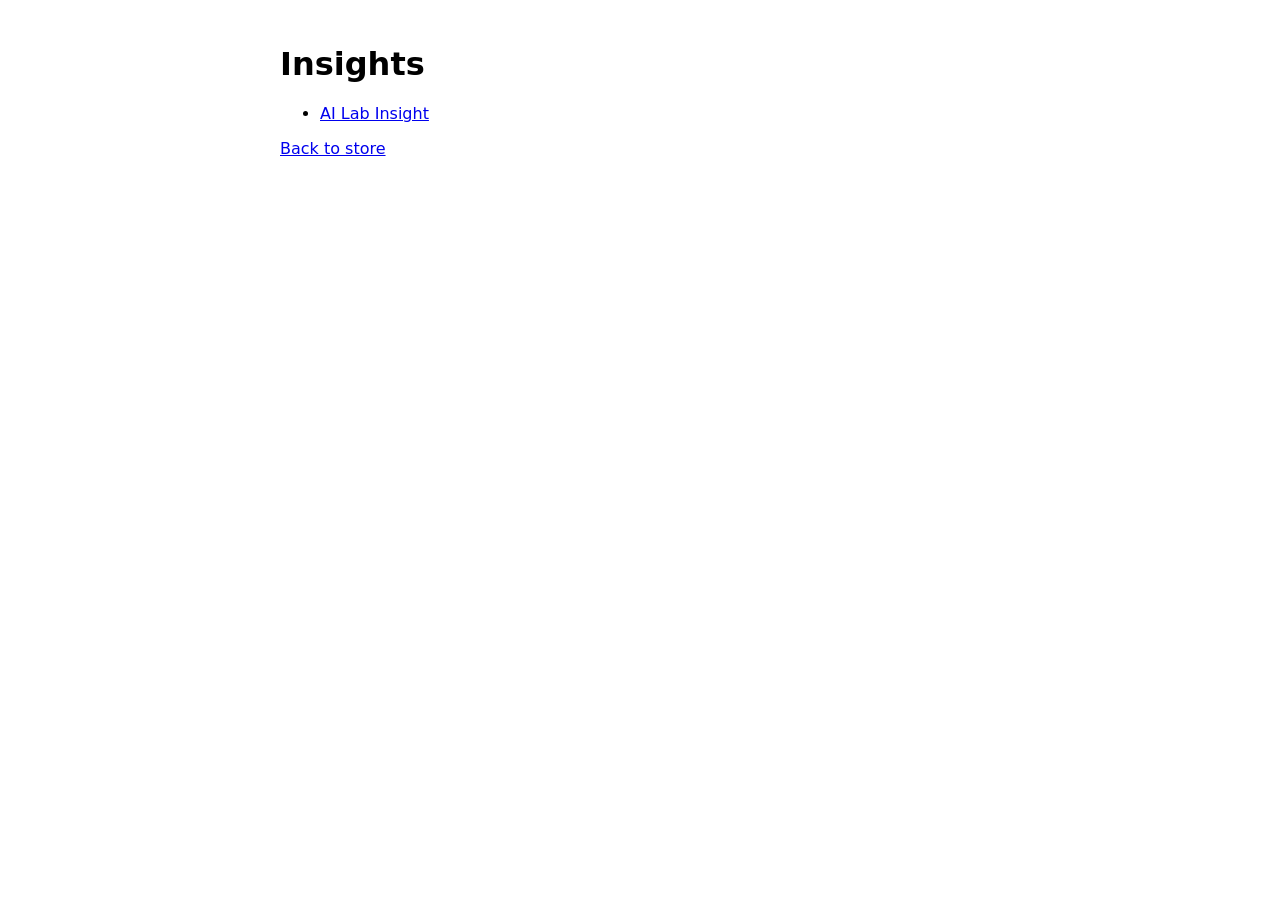
<file: static/insights/index.html>
<!doctype html><html><head><meta charset='utf-8'><title>Insights — AI Automated Systems</title></head><body style='font-family:system-ui;max-width:720px;margin:5vh auto;padding:0 20px'><h1>Insights</h1><ul><li><a href='/insights/ai-lab-insight.html'>AI Lab Insight</a></li></ul><p><a href='/'>Back to store</a></p></body></html>
</file>
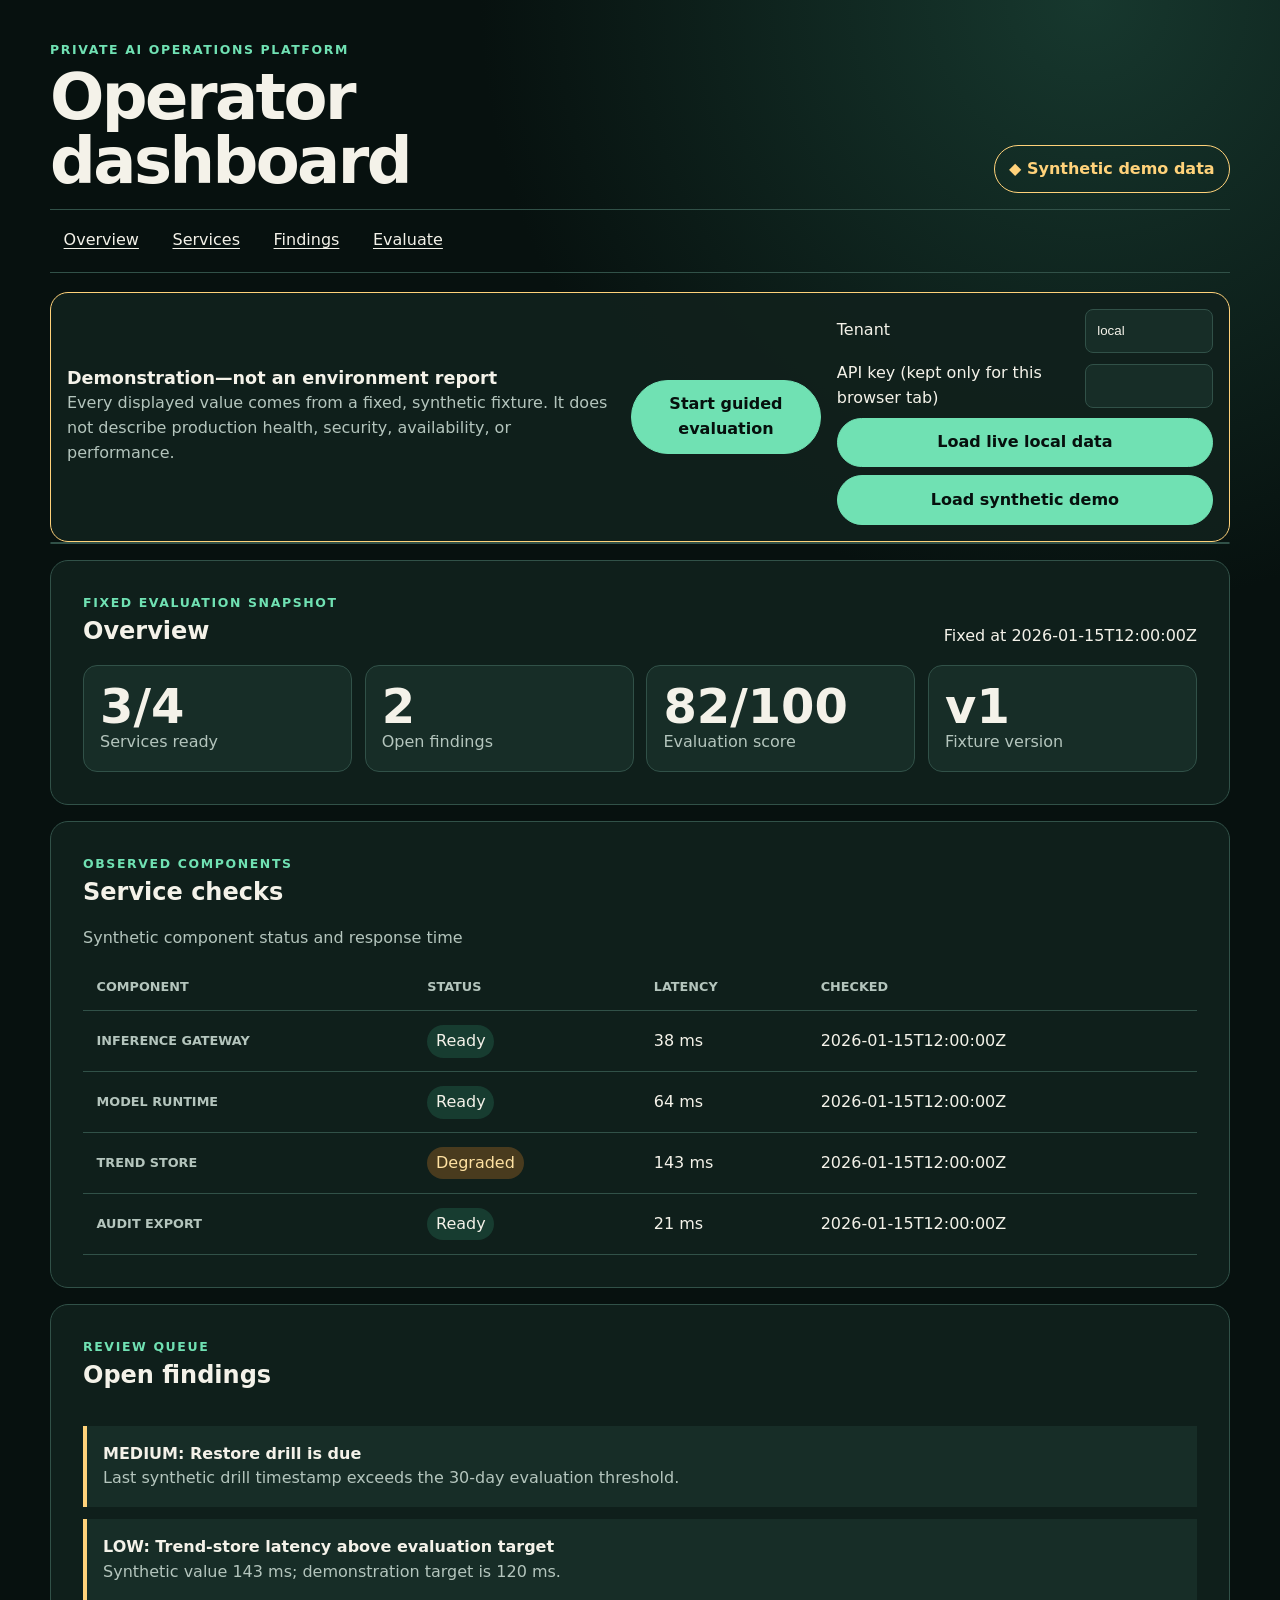
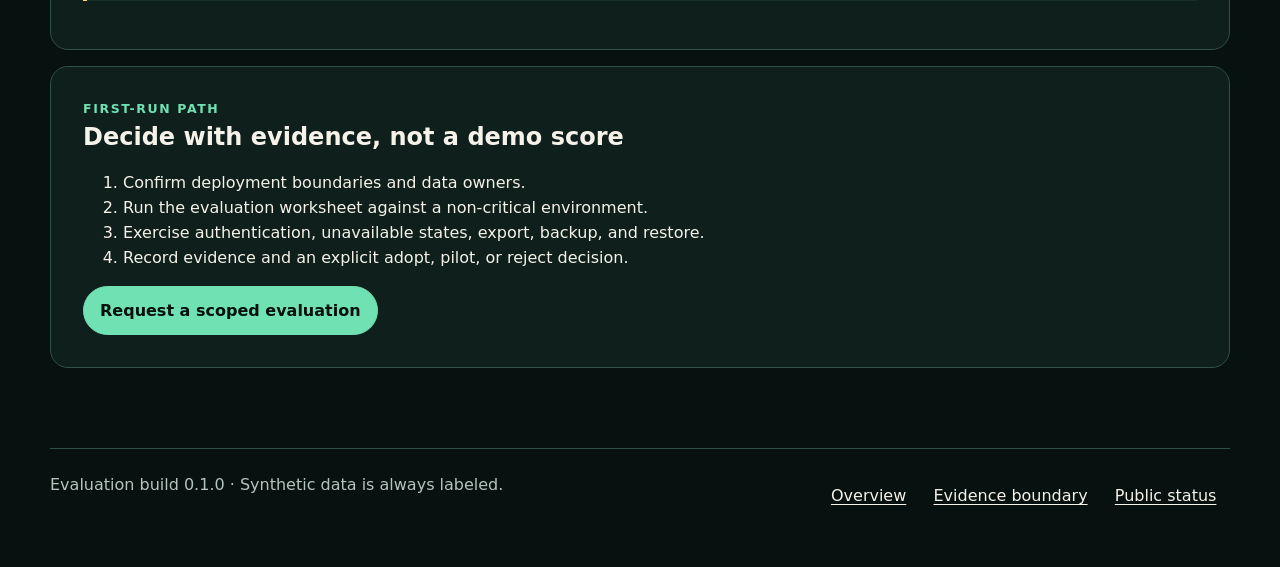
<file: static/private-ai-operations/index.html>
<!doctype html>
<html lang="en">
<head>
  <meta charset="utf-8">
  <meta name="viewport" content="width=device-width, initial-scale=1">
  <meta name="description" content="Evaluate a private AI operations dashboard with explicitly synthetic demo data.">
  <meta name="robots" content="noindex,follow">
  <title>Private AI Operations Platform — Evaluation Dashboard</title>
  <link rel="stylesheet" href="styles.css">
  <script src="app.js" defer></script>
</head>
<body>
  <a class="skip-link" href="#main-content">Skip to main content</a>
  <header class="site-header">
    <div>
      <p class="eyebrow">Private AI Operations Platform</p>
      <h1>Operator dashboard</h1>
    </div>
    <div id="mode-badge" class="mode-badge" aria-label="Data source: synthetic demo fixture">
      <span aria-hidden="true">◆</span> Synthetic demo data
    </div>
  </header>
  <nav aria-label="Primary">
    <a href="#overview">Overview</a>
    <a href="#services">Services</a>
    <a href="#findings">Findings</a>
    <a href="#evaluation">Evaluate</a>
  </nav>

  <main id="main-content" tabindex="-1">
    <section class="notice" aria-labelledby="demo-title">
      <div>
        <h2 id="demo-title">Demonstration—not an environment report</h2>
        <p>Every displayed value comes from a fixed, synthetic fixture. It does not describe production health, security, availability, or performance.</p>
      </div>
      <button type="button" id="restart-tour" aria-controls="onboarding">Start guided evaluation</button>
      <form id="source-form" class="source-form" aria-label="Select dashboard data source">
        <label for="tenant-id">Tenant</label>
        <input id="tenant-id" name="tenant" value="local" maxlength="128" pattern="[A-Za-z0-9][A-Za-z0-9_.-]{0,127}">
        <label for="api-key">API key (kept only for this browser tab)</label>
        <input id="api-key" name="api-key" type="password" autocomplete="off" minlength="24">
        <button type="submit">Load live local data</button>
        <button type="button" id="load-demo">Load synthetic demo</button>
      </form>
    </section>

    <div id="status-announcer" class="sr-only" aria-live="polite" aria-atomic="true"></div>

    <section id="state-region" aria-label="Dashboard data state">
      <div class="state-card" data-state="loading" id="loading-state" role="status">
        <span class="spinner" aria-hidden="true"></span>
        <div><h2>Loading evaluation data…</h2><p>Reading the selected source. No health conclusion is available yet.</p></div>
      </div>
      <div class="state-card" data-state="empty" id="empty-state" hidden>
        <div><h2>No observations yet</h2><p>The source responded successfully but contains no services or findings. Connect an observed environment or continue with the synthetic fixture.</p></div>
        <button type="button" class="retry">Load synthetic demo</button>
      </div>
      <div class="state-card state-error" data-state="unavailable" id="unavailable-state" role="alert" hidden>
        <div><h2>Data unavailable</h2><p id="unavailable-detail">The source could not be reached. Existing values have not been presented as current.</p></div>
        <button type="button" class="retry">Retry with synthetic demo</button>
      </div>
    </section>

    <div id="dashboard" hidden>
      <section id="overview" aria-labelledby="overview-title">
        <div class="section-heading"><div><p class="eyebrow">Fixed evaluation snapshot</p><h2 id="overview-title">Overview</h2></div><p id="snapshot-time"></p></div>
        <div class="metrics" id="metrics" aria-label="Synthetic summary metrics"></div>
      </section>

      <section id="services" aria-labelledby="services-title">
        <div class="section-heading"><div><p class="eyebrow">Observed components</p><h2 id="services-title">Service checks</h2></div></div>
        <div class="table-wrap" tabindex="0" aria-label="Scrollable service check table">
          <table>
            <caption>Synthetic component status and response time</caption>
            <thead><tr><th scope="col">Component</th><th scope="col">Status</th><th scope="col">Latency</th><th scope="col">Checked</th></tr></thead>
            <tbody id="services-body"></tbody>
          </table>
        </div>
      </section>

      <section id="findings" aria-labelledby="findings-title">
        <div class="section-heading"><div><p class="eyebrow">Review queue</p><h2 id="findings-title">Open findings</h2></div></div>
        <ul class="finding-list" id="finding-list"></ul>
      </section>

      <section id="evaluation" aria-labelledby="evaluation-title" class="evaluation-card">
        <p class="eyebrow">First-run path</p>
        <h2 id="evaluation-title">Decide with evidence, not a demo score</h2>
        <ol>
          <li>Confirm deployment boundaries and data owners.</li>
          <li>Run the evaluation worksheet against a non-critical environment.</li>
          <li>Exercise authentication, unavailable states, export, backup, and restore.</li>
          <li>Record evidence and an explicit adopt, pilot, or reject decision.</li>
        </ol>
        <a class="button-link" href="/contact?product=private-ai-operations-platform">Request a scoped evaluation</a>
      </section>
    </div>

    <aside id="onboarding" class="onboarding" aria-labelledby="onboarding-title" hidden>
      <div class="progress" aria-hidden="true"><span id="tour-progress"></span></div>
      <p class="eyebrow" id="tour-count">Step 1 of 4</p>
      <h2 id="onboarding-title">Know what you are viewing</h2>
      <p id="tour-copy">This dashboard starts with a deterministic synthetic fixture so evaluation is repeatable and cannot be mistaken for live evidence.</p>
      <div class="onboarding-actions">
        <button type="button" id="tour-skip">Skip tour</button>
        <button type="button" id="tour-next">Next step</button>
      </div>
    </aside>

    <noscript><section class="state-card state-error"><h2>Interactive data unavailable</h2><p>JavaScript is disabled. The page structure and evaluation guide remain available, but no dashboard values are shown as current.</p></section></noscript>
  </main>

  <footer>
    <p>Evaluation build 0.1.0 · Synthetic data is always labeled.</p>
    <nav aria-label="Documentation"><a href="/private-ai-operations">Overview</a><a href="/trust">Evidence boundary</a><a href="/status">Public status</a></nav>
  </footer>
</body>
</html>
</file>
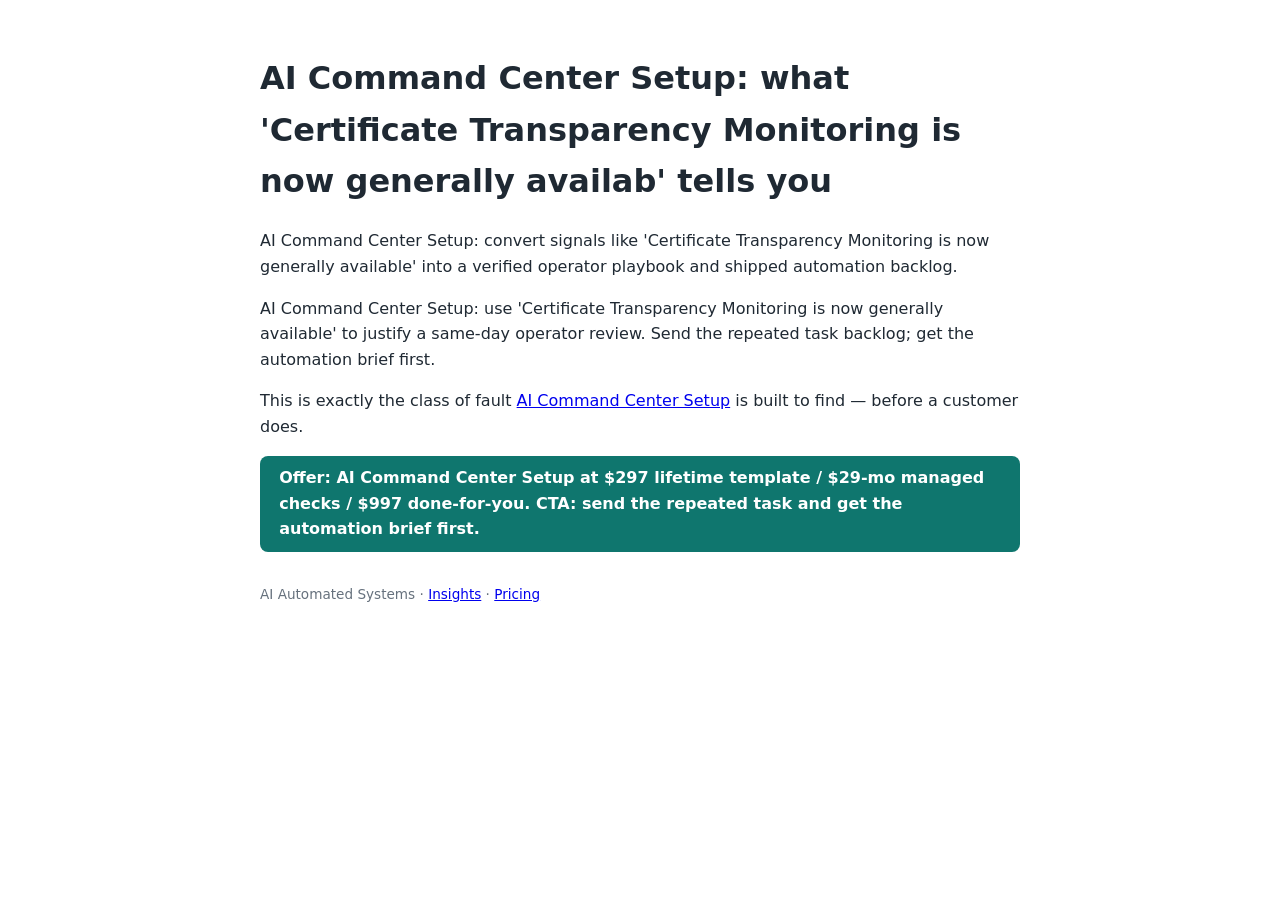
<file: static/insights/2026-08-16-ai-command-center-setup.html>
<!doctype html><html lang="en"><head><meta charset="utf-8">
<meta name="viewport" content="width=device-width,initial-scale=1">
<title>AI Command Center Setup: what &#x27;Certificate Transparency Monitoring is now generally availab&#x27; tells you — AI Automated Systems</title>
<meta name="description" content="AI Command Center Setup: convert signals like &#x27;Certificate Transparency Monitoring is now generally available&#x27; into a verified operator playbook and shippe">
<link rel="canonical" href="https://aiautomatedsystems.ca/insights/2026-08-16-ai-command-center-setup.html"></head>
<body style="font-family:system-ui;max-width:760px;margin:0 auto;padding:2rem 1rem;line-height:1.6;color:#1f2933">
<h1>AI Command Center Setup: what &#x27;Certificate Transparency Monitoring is now generally availab&#x27; tells you</h1>
<p>AI Command Center Setup: convert signals like &#x27;Certificate Transparency Monitoring is now generally available&#x27; into a verified operator playbook and shipped automation backlog.</p>
<p>AI Command Center Setup: use &#x27;Certificate Transparency Monitoring is now generally available&#x27; to justify a same-day operator review. Send the repeated task backlog; get the automation brief first.</p>
<p>This is exactly the class of fault <a href="/pricing">AI Command Center Setup</a> is built to find — before a customer does.</p>
<p><a href="/pricing" style="display:inline-block;background:#0f766e;color:#fff;padding:.6rem 1.2rem;border-radius:8px;text-decoration:none;font-weight:700">Offer: AI Command Center Setup at $297 lifetime template / $29-mo managed checks / $997 done-for-you. CTA: send the repeated task and get the automation brief first.</a></p>
<footer style="margin-top:2rem;font-size:.85rem;color:#66717d">AI Automated Systems · <a href="https://aiautomatedsystems.ca/blog">Insights</a> · <a href="https://aiautomatedsystems.ca/pricing">Pricing</a></footer>
</body></html>
</file>
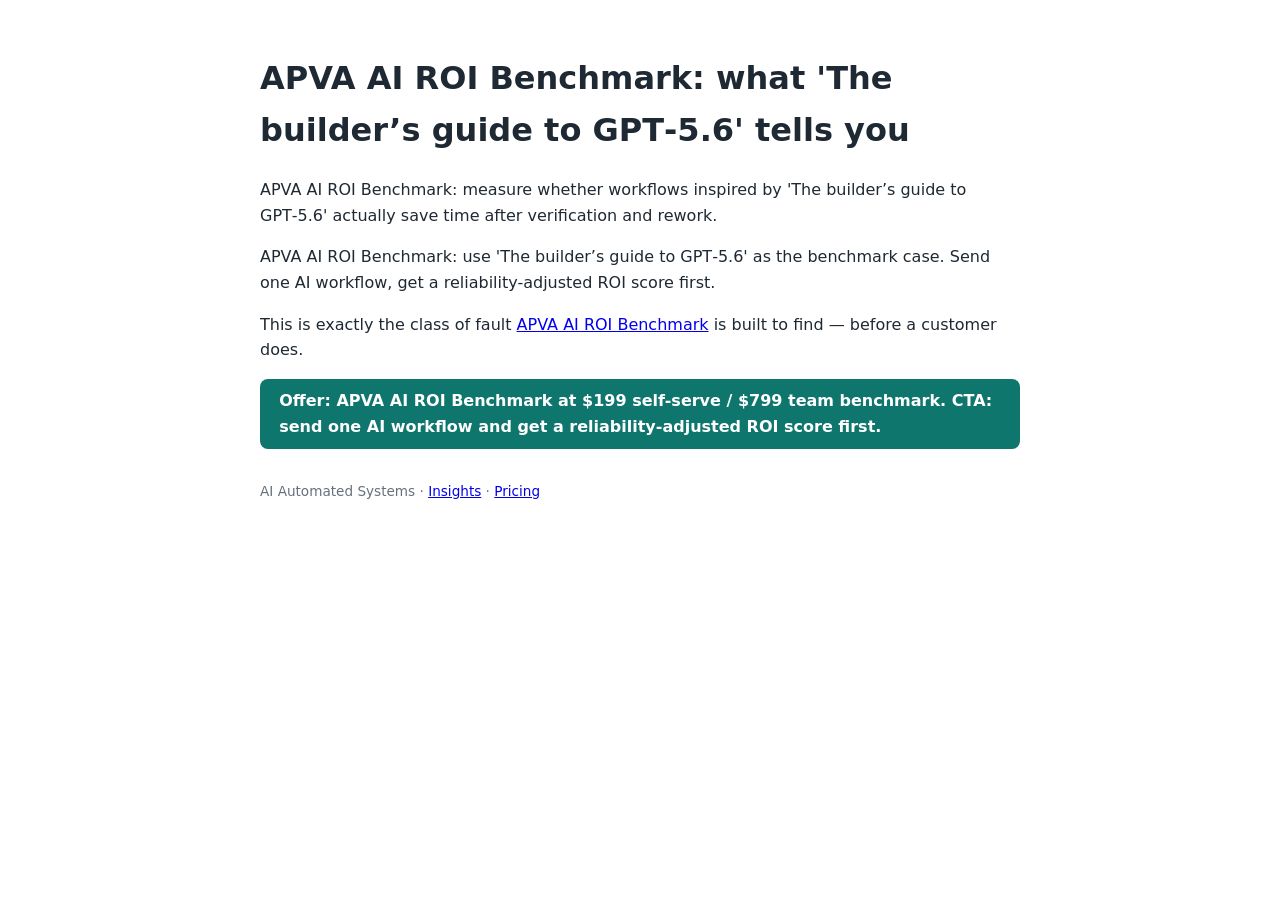
<file: static/insights/2026-08-16-apva-roi-benchmark.html>
<!doctype html><html lang="en"><head><meta charset="utf-8">
<meta name="viewport" content="width=device-width,initial-scale=1">
<title>APVA AI ROI Benchmark: what &#x27;The builder’s guide to GPT‑5.6&#x27; tells you — AI Automated Systems</title>
<meta name="description" content="APVA AI ROI Benchmark: measure whether workflows inspired by &#x27;The builder’s guide to GPT‑5.6&#x27; actually save time after verification and rework.">
<link rel="canonical" href="https://aiautomatedsystems.ca/insights/2026-08-16-apva-roi-benchmark.html"></head>
<body style="font-family:system-ui;max-width:760px;margin:0 auto;padding:2rem 1rem;line-height:1.6;color:#1f2933">
<h1>APVA AI ROI Benchmark: what &#x27;The builder’s guide to GPT‑5.6&#x27; tells you</h1>
<p>APVA AI ROI Benchmark: measure whether workflows inspired by &#x27;The builder’s guide to GPT‑5.6&#x27; actually save time after verification and rework.</p>
<p>APVA AI ROI Benchmark: use &#x27;The builder’s guide to GPT‑5.6&#x27; as the benchmark case. Send one AI workflow, get a reliability-adjusted ROI score first.</p>
<p>This is exactly the class of fault <a href="/pricing">APVA AI ROI Benchmark</a> is built to find — before a customer does.</p>
<p><a href="/pricing" style="display:inline-block;background:#0f766e;color:#fff;padding:.6rem 1.2rem;border-radius:8px;text-decoration:none;font-weight:700">Offer: APVA AI ROI Benchmark at $199 self-serve / $799 team benchmark. CTA: send one AI workflow and get a reliability-adjusted ROI score first.</a></p>
<footer style="margin-top:2rem;font-size:.85rem;color:#66717d">AI Automated Systems · <a href="https://aiautomatedsystems.ca/blog">Insights</a> · <a href="https://aiautomatedsystems.ca/pricing">Pricing</a></footer>
</body></html>
</file>
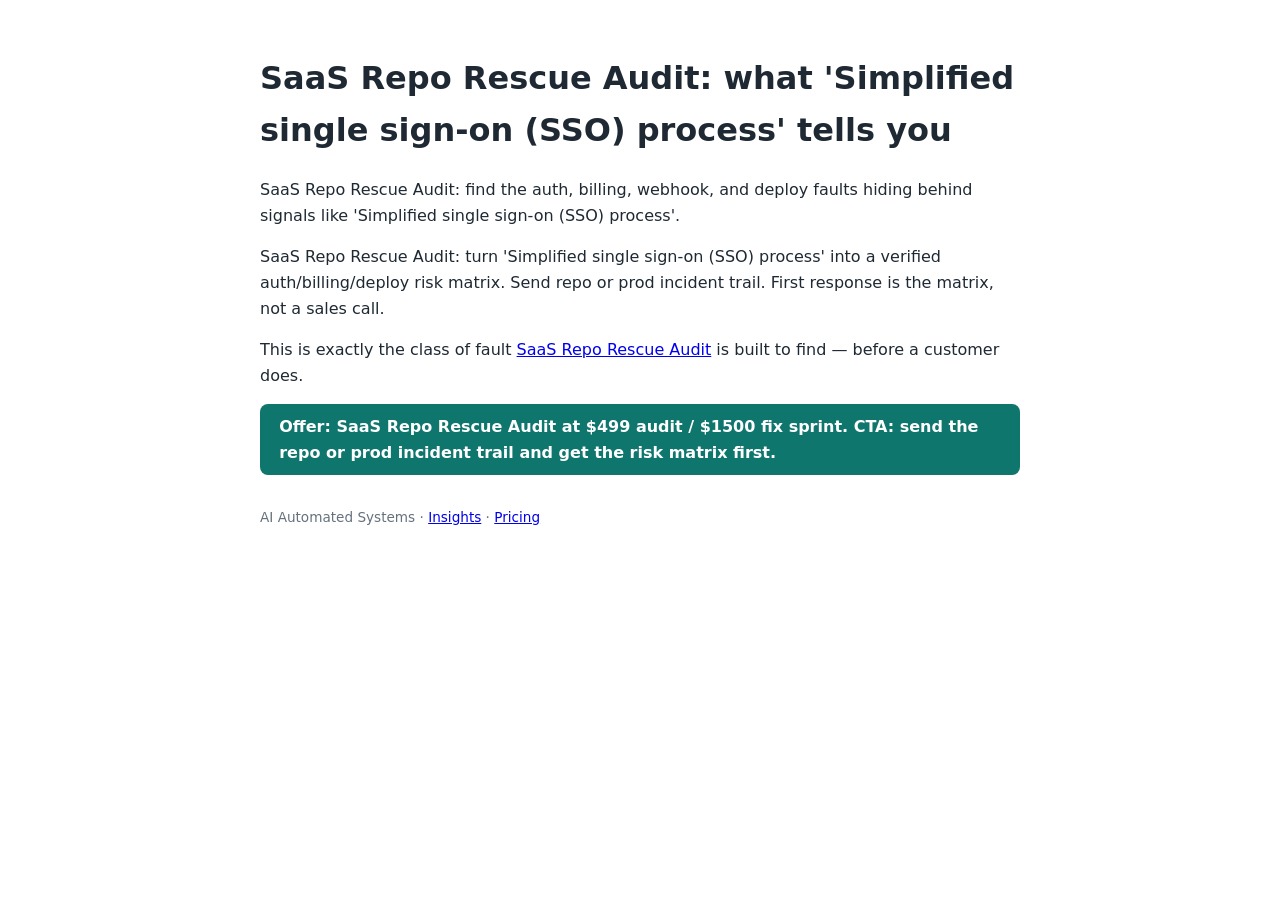
<file: static/insights/2026-08-16-repo-rescue-saas-audit.html>
<!doctype html><html lang="en"><head><meta charset="utf-8">
<meta name="viewport" content="width=device-width,initial-scale=1">
<title>SaaS Repo Rescue Audit: what &#x27;Simplified single sign-on (SSO) process&#x27; tells you — AI Automated Systems</title>
<meta name="description" content="SaaS Repo Rescue Audit: find the auth, billing, webhook, and deploy faults hiding behind signals like &#x27;Simplified single sign-on (SSO) process&#x27;.">
<link rel="canonical" href="https://aiautomatedsystems.ca/insights/2026-08-16-repo-rescue-saas-audit.html"></head>
<body style="font-family:system-ui;max-width:760px;margin:0 auto;padding:2rem 1rem;line-height:1.6;color:#1f2933">
<h1>SaaS Repo Rescue Audit: what &#x27;Simplified single sign-on (SSO) process&#x27; tells you</h1>
<p>SaaS Repo Rescue Audit: find the auth, billing, webhook, and deploy faults hiding behind signals like &#x27;Simplified single sign-on (SSO) process&#x27;.</p>
<p>SaaS Repo Rescue Audit: turn &#x27;Simplified single sign-on (SSO) process&#x27; into a verified auth/billing/deploy risk matrix. Send repo or prod incident trail. First response is the matrix, not a sales call.</p>
<p>This is exactly the class of fault <a href="/p/repo-rescue-saas-audit">SaaS Repo Rescue Audit</a> is built to find — before a customer does.</p>
<p><a href="/p/repo-rescue-saas-audit" style="display:inline-block;background:#0f766e;color:#fff;padding:.6rem 1.2rem;border-radius:8px;text-decoration:none;font-weight:700">Offer: SaaS Repo Rescue Audit at $499 audit / $1500 fix sprint. CTA: send the repo or prod incident trail and get the risk matrix first.</a></p>
<footer style="margin-top:2rem;font-size:.85rem;color:#66717d">AI Automated Systems · <a href="https://aiautomatedsystems.ca/blog">Insights</a> · <a href="https://aiautomatedsystems.ca/pricing">Pricing</a></footer>
</body></html>
</file>
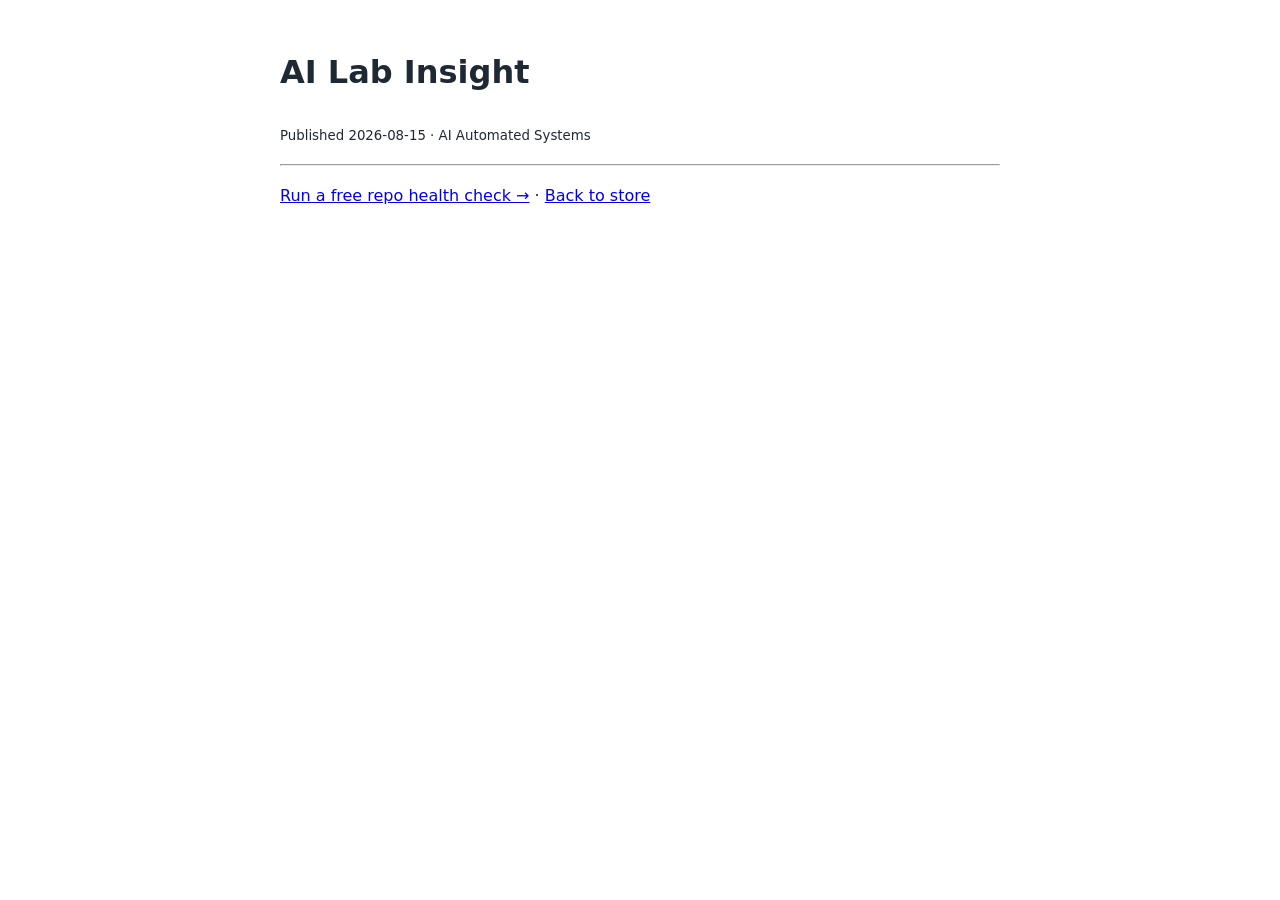
<file: static/insights/ai-lab-insight.html>
<!doctype html><html lang='en'><head><meta charset='utf-8'>
<meta name='viewport' content='width=device-width,initial-scale=1'>
<title>AI Lab Insight — AI Automated Systems Insights</title>
<meta name='description' content='AI Lab Insight'>
<link rel='canonical' href='https://aiautomatedsystems.ca/insights/ai-lab-insight.html'>
</head><body style='font-family:system-ui;max-width:720px;margin:5vh auto;padding:0 20px;line-height:1.7;color:#1f2933'>
<h1>AI Lab Insight</h1>
<p><small>Published 2026-08-15 · AI Automated Systems</small></p>

<hr><p><a href='/audit/'>Run a free repo health check →</a> · <a href='/'>Back to store</a></p>
</body></html>
</file>
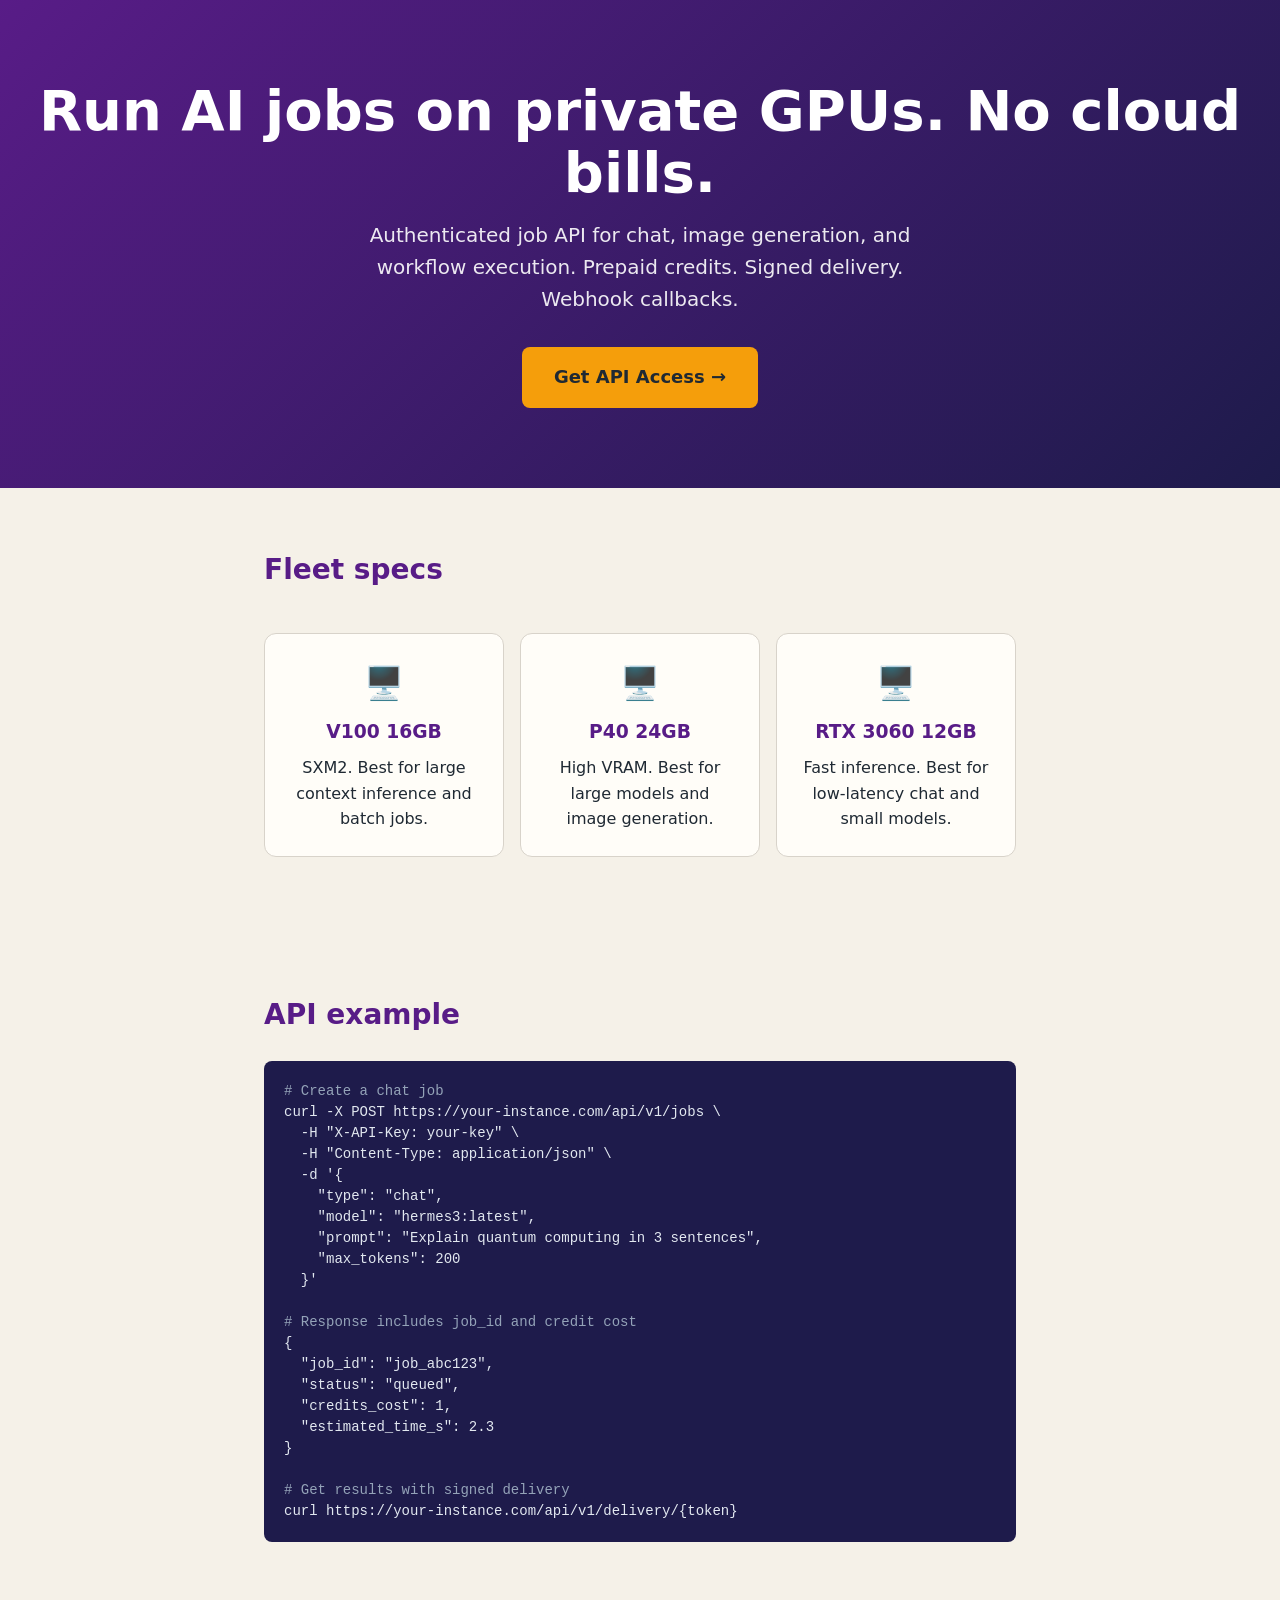
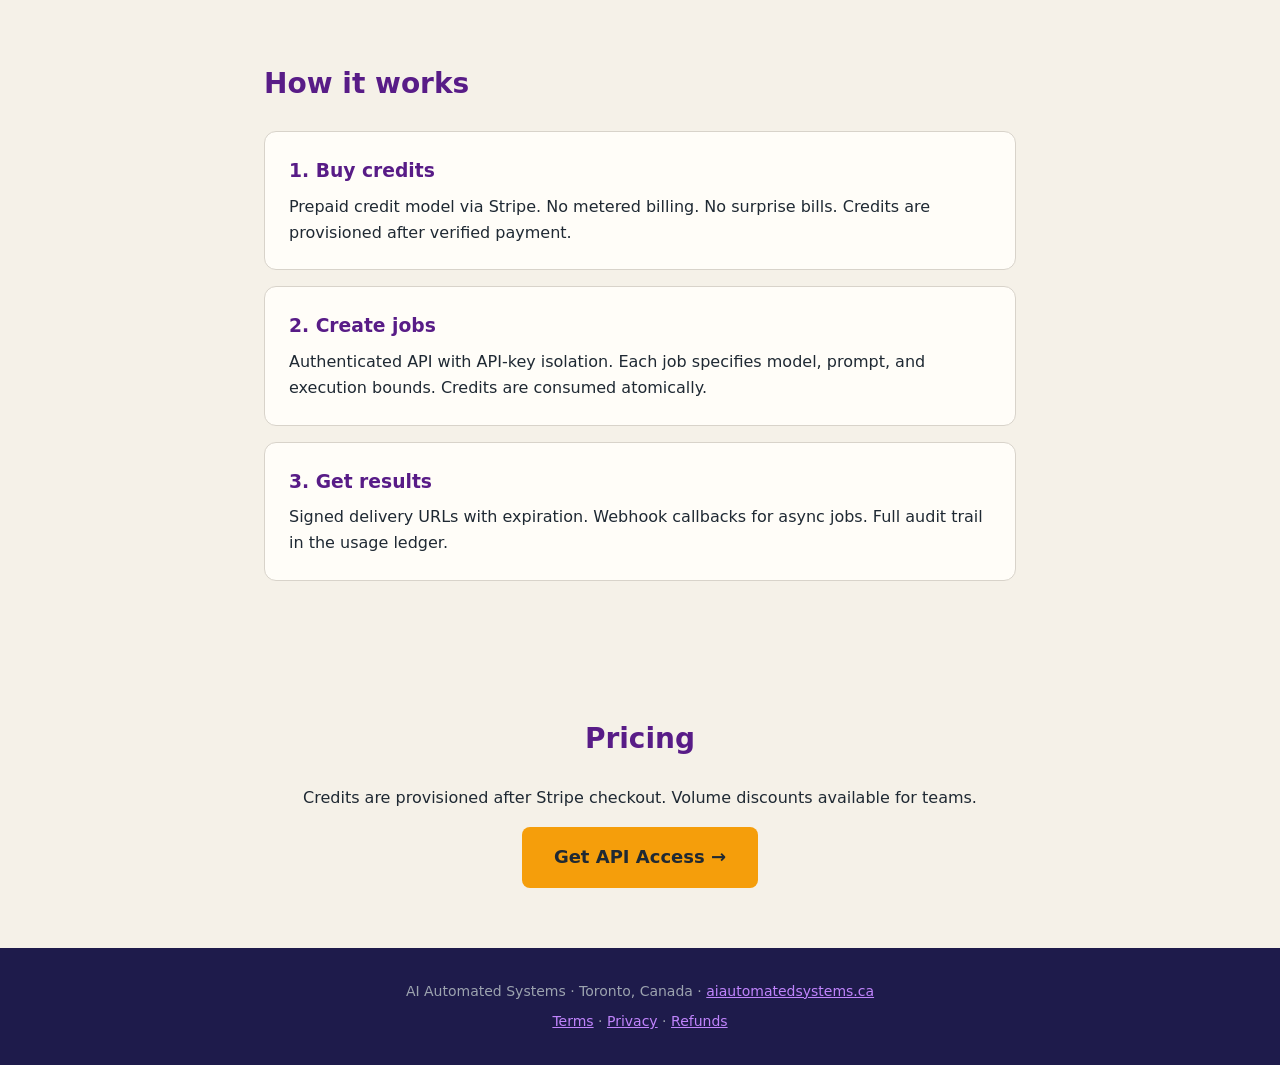
<file: static/landing/gpu-job-api.html>
<!doctype html>
<html lang="en">
<head>
<meta charset="utf-8">
<meta name="viewport" content="width=device-width, initial-scale=1">
<title>GPU Job API — Run AI Workloads on Private GPUs | AI Automated Systems</title>
<meta name="description" content="Authenticated GPU job API for chat, image, and workflow jobs. Prepaid credits, signed delivery, webhook callbacks. No metered billing.">
<style>
*{box-sizing:border-box;margin:0;padding:0}
body{font-family:system-ui,-apple-system,sans-serif;color:#1f2933;background:#f5f1e8;line-height:1.6}
.hero{background:linear-gradient(135deg,#581c87 0%,#1e1b4b 100%);color:#fff;padding:80px 24px;text-align:center}
.hero h1{font-size:clamp(32px,5vw,56px);line-height:1.1;margin-bottom:16px}
.hero p{font-size:20px;opacity:.9;max-width:600px;margin:0 auto 32px}
.cta{display:inline-block;background:#f59e0b;color:#1f2933;padding:16px 32px;border-radius:8px;text-decoration:none;font-weight:700;font-size:18px;transition:transform .2s}
.cta:hover{transform:translateY(-2px)}
.section{max-width:800px;margin:0 auto;padding:60px 24px}
.section h2{font-size:28px;color:#581c87;margin-bottom:24px}
.card{background:#fffdf8;border:1px solid #d8d3ca;border-radius:12px;padding:24px;margin:16px 0}
.card h3{color:#581c87;margin-bottom:8px}
code{background:#f1f5f9;padding:2px 6px;border-radius:4px;font-size:14px}
pre{background:#1e1b4b;color:#e2e8f0;padding:20px;border-radius:8px;overflow-x:auto;font-size:14px;line-height:1.5}
pre .comment{color:#94a3b8}
pre .keyword{color:#c084fc}
pre .string{color:#86efac}
.grid{display:grid;grid-template-columns:repeat(auto-fit,minmax(200px,1fr));gap:16px}
.grid .card{text-align:center}
.grid .card .icon{font-size:32px;margin-bottom:8px}
footer{background:#1e1b4b;color:#9ca3af;padding:32px 24px;text-align:center;font-size:14px}
footer a{color:#c084fc}
</style>
</head>
<body>
<div class="hero">
  <h1>Run AI jobs on private GPUs. No cloud bills.</h1>
  <p>Authenticated job API for chat, image generation, and workflow execution. Prepaid credits. Signed delivery. Webhook callbacks.</p>
  <a href="https://aiautomatedsystems.ca/p/hardonia-compute-api-access" class="cta">Get API Access →</a>
</div>

<div class="section">
  <h2>Fleet specs</h2>
  <div class="grid">
    <div class="card">
      <div class="icon">🖥️</div>
      <h3>V100 16GB</h3>
      <p>SXM2. Best for large context inference and batch jobs.</p>
    </div>
    <div class="card">
      <div class="icon">🖥️</div>
      <h3>P40 24GB</h3>
      <p>High VRAM. Best for large models and image generation.</p>
    </div>
    <div class="card">
      <div class="icon">🖥️</div>
      <h3>RTX 3060 12GB</h3>
      <p>Fast inference. Best for low-latency chat and small models.</p>
    </div>
  </div>
</div>

<div class="section">
  <h2>API example</h2>
  <pre><span class="comment"># Create a chat job</span>
curl -X POST https://your-instance.com/api/v1/jobs \
  -H "X-API-Key: your-key" \
  -H "Content-Type: application/json" \
  -d '{
    "type": "chat",
    "model": "hermes3:latest",
    "prompt": "Explain quantum computing in 3 sentences",
    "max_tokens": 200
  }'

<span class="comment"># Response includes job_id and credit cost</span>
{
  "job_id": "job_abc123",
  "status": "queued",
  "credits_cost": 1,
  "estimated_time_s": 2.3
}

<span class="comment"># Get results with signed delivery</span>
curl https://your-instance.com/api/v1/delivery/{token}</pre>
</div>

<div class="section">
  <h2>How it works</h2>
  <div class="card">
    <h3>1. Buy credits</h3>
    <p>Prepaid credit model via Stripe. No metered billing. No surprise bills. Credits are provisioned after verified payment.</p>
  </div>
  <div class="card">
    <h3>2. Create jobs</h3>
    <p>Authenticated API with API-key isolation. Each job specifies model, prompt, and execution bounds. Credits are consumed atomically.</p>
  </div>
  <div class="card">
    <h3>3. Get results</h3>
    <p>Signed delivery URLs with expiration. Webhook callbacks for async jobs. Full audit trail in the usage ledger.</p>
  </div>
</div>

<div class="section" style="text-align:center">
  <h2>Pricing</h2>
  <p style="margin-bottom:16px">Credits are provisioned after Stripe checkout. Volume discounts available for teams.</p>
  <a href="https://aiautomatedsystems.ca/p/hardonia-compute-api-access" class="cta">Get API Access →</a>
</div>

<footer>
  <p>AI Automated Systems · Toronto, Canada · <a href="https://aiautomatedsystems.ca">aiautomatedsystems.ca</a></p>
  <p style="margin-top:8px"><a href="https://aiautomatedsystems.ca/legal/terms-of-service">Terms</a> · <a href="https://aiautomatedsystems.ca/legal/privacy-policy">Privacy</a> · <a href="https://aiautomatedsystems.ca/legal/refund-policy">Refunds</a></p>
</footer>
</body>
</html>
</file>
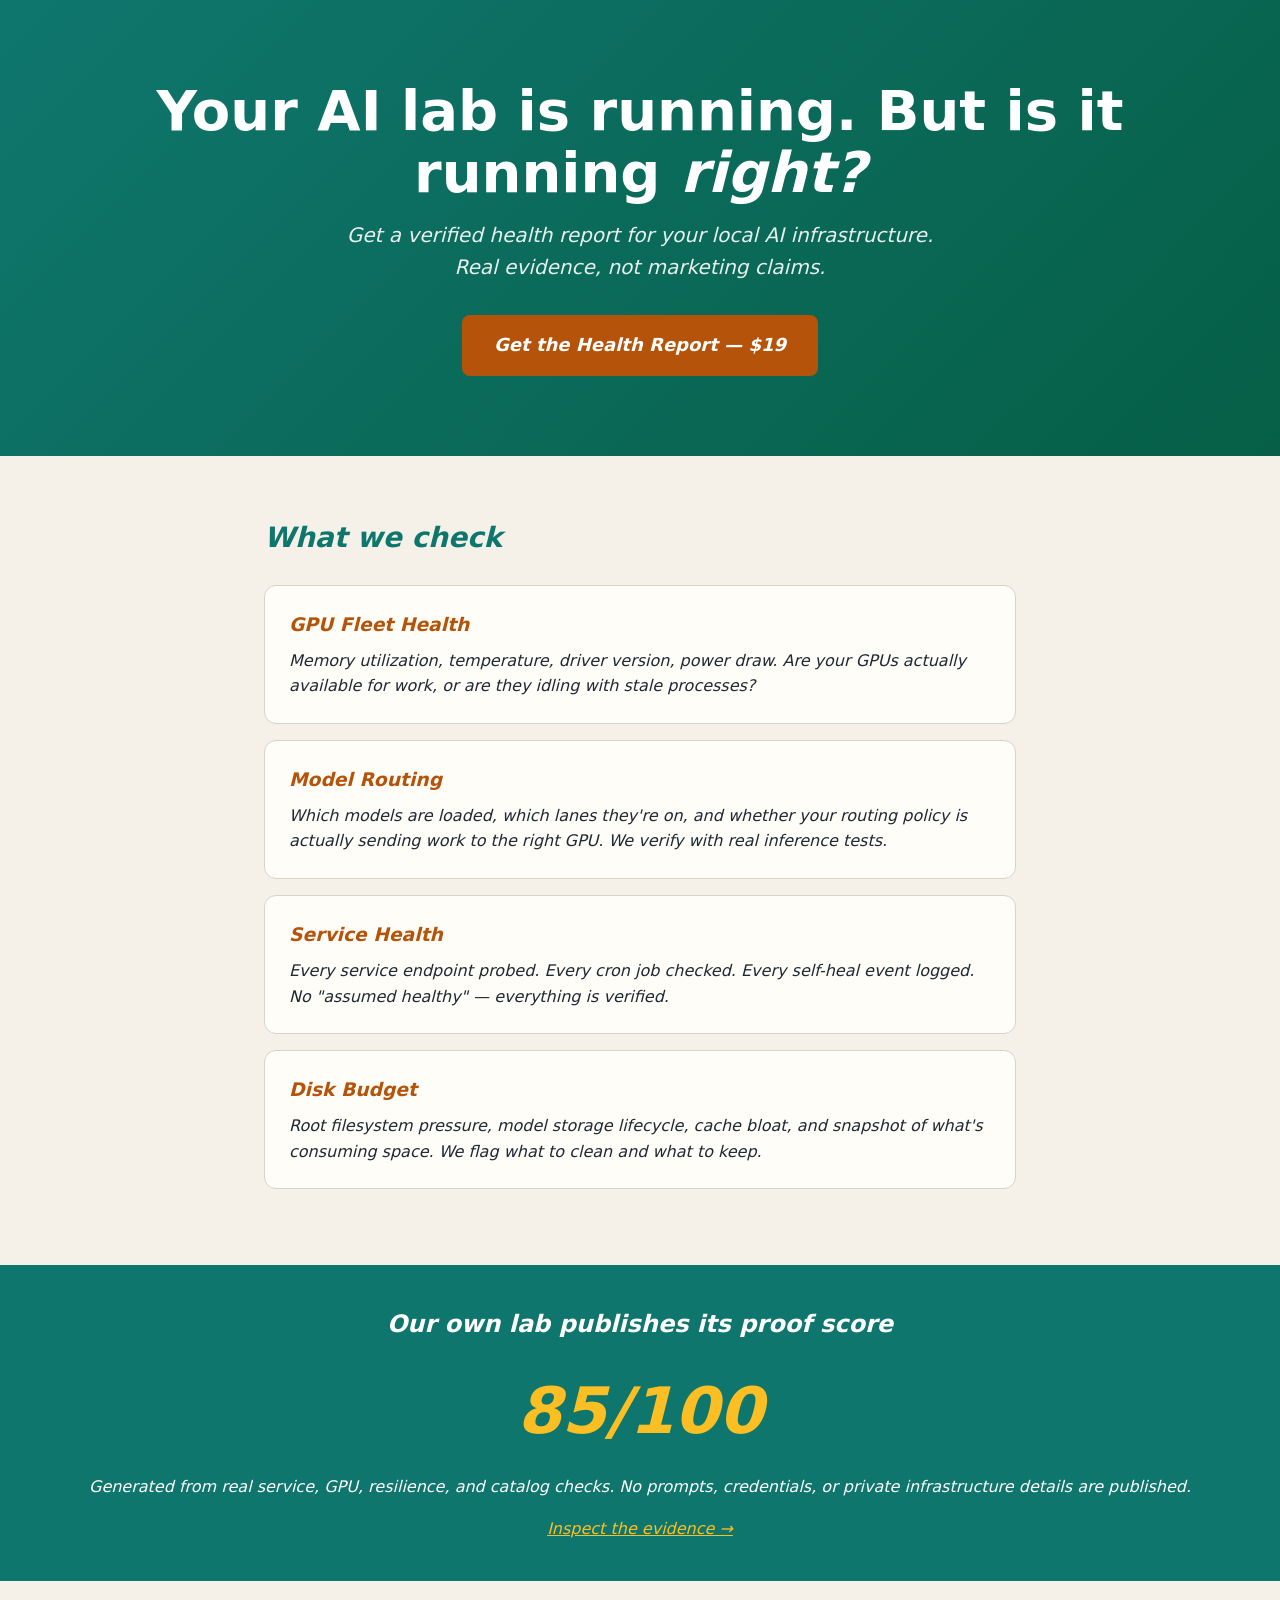
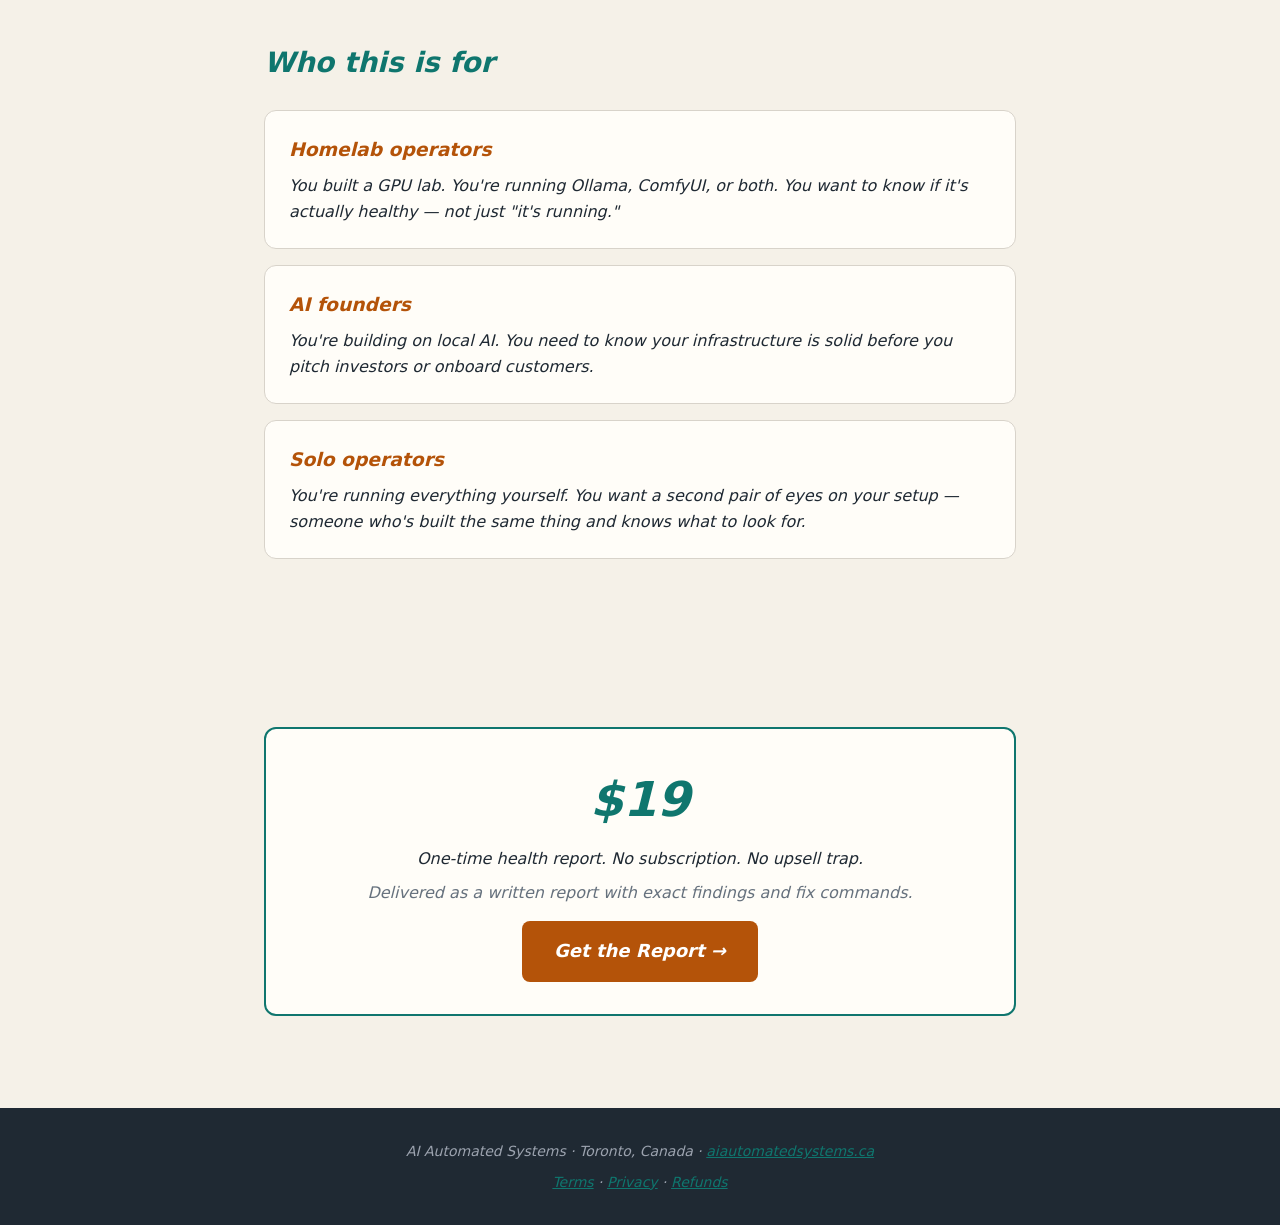
<file: static/landing/homelab-health-report.html>
<!doctype html>
<html lang="en">
<head>
<meta charset="utf-8">
<meta name="viewport" content="width=device-width, initial-scale=1">
<title>AI Lab Health Report — For Homelab Operators | AI Automated Systems</title>
<meta name="description" content="Get a verified health report for your local AI lab. GPU fleet status, model routing, service health, and disk budget — all from real operational evidence.">
<style>
*{box-sizing:border-box;margin:0;padding:0}
body{font-family:system-ui,-apple-system,sans-serif;color:#1f2933;background:#f5f1e8;line-height:1.6}
.hero{background:linear-gradient(135deg,#0f766e 0%,#065f46 100%);color:#fff;padding:80px 24px;text-align:center}
.hero h1{font-size:clamp(32px,5vw,56px);line-height:1.1;margin-bottom:16px}
.hero p{font-size:20px;opacity:.9;max-width:600px;margin:0 auto 32px}
.cta{display:inline-block;background:#b45309;color:#fff;padding:16px 32px;border-radius:8px;text-decoration:none;font-weight:700;font-size:18px;transition:transform .2s}
.cta:hover{transform:translateY(-2px)}
.section{max-width:800px;margin:0 auto;padding:60px 24px}
.section h2{font-size:28px;color:#0f766e;margin-bottom:24px}
.card{background:#fffdf8;border:1px solid #d8d3ca;border-radius:12px;padding:24px;margin:16px 0}
.card h3{color:#b45309;margin-bottom:8px}
.proof{background:#0f766e;color:#fff;padding:40px 24px;text-align:center}
.proof h2{font-size:24px;margin-bottom:16px}
.proof .score{font-size:64px;font-weight:800;color:#fbbf24}
.testimonial{background:#fffdf8;border-left:4px solid #0f766e;padding:20px 24px;margin:16px 0;font-style:italic}
.price-box{background:#fffdf8;border:2px solid #0f766e;border-radius:12px;padding:32px;text-align:center;margin:32px 0}
.price{font-size:48px;font-weight:800;color:#0f766e}
footer{background:#1f2933;color:#9ca3af;padding:32px 24px;text-align:center;font-size:14px}
footer a{color:#0f766e}
</style>
</head>
<body>
<div class="hero">
  <h1>Your AI lab is running. But is it running <em>right</emem>?</h1>
  <p>Get a verified health report for your local AI infrastructure. Real evidence, not marketing claims.</p>
  <a href="https://aiautomatedsystems.ca/p/ai-lab-health-report" class="cta">Get the Health Report — $19</a>
</div>

<div class="section">
  <h2>What we check</h2>
  <div class="card">
    <h3>GPU Fleet Health</h3>
    <p>Memory utilization, temperature, driver version, power draw. Are your GPUs actually available for work, or are they idling with stale processes?</p>
  </div>
  <div class="card">
    <h3>Model Routing</h3>
    <p>Which models are loaded, which lanes they're on, and whether your routing policy is actually sending work to the right GPU. We verify with real inference tests.</p>
  </div>
  <div class="card">
    <h3>Service Health</h3>
    <p>Every service endpoint probed. Every cron job checked. Every self-heal event logged. No "assumed healthy" — everything is verified.</p>
  </div>
  <div class="card">
    <h3>Disk Budget</h3>
    <p>Root filesystem pressure, model storage lifecycle, cache bloat, and snapshot of what's consuming space. We flag what to clean and what to keep.</p>
  </div>
</div>

<div class="proof">
  <h2>Our own lab publishes its proof score</h2>
  <div class="score">85/100</div>
  <p style="margin-top:12px">Generated from real service, GPU, resilience, and catalog checks. No prompts, credentials, or private infrastructure details are published.</p>
  <a href="https://aiautomatedsystems.ca/proof-score" style="color:#fbbf24;margin-top:16px;display:inline-block">Inspect the evidence →</a>
</div>

<div class="section">
  <h2>Who this is for</h2>
  <div class="card">
    <h3>Homelab operators</h3>
    <p>You built a GPU lab. You're running Ollama, ComfyUI, or both. You want to know if it's actually healthy — not just "it's running."</p>
  </div>
  <div class="card">
    <h3>AI founders</h3>
    <p>You're building on local AI. You need to know your infrastructure is solid before you pitch investors or onboard customers.</p>
  </div>
  <div class="card">
    <h3>Solo operators</h3>
    <p>You're running everything yourself. You want a second pair of eyes on your setup — someone who's built the same thing and knows what to look for.</p>
  </div>
</div>

<div class="section" style="text-align:center">
  <div class="price-box">
    <div class="price">$19</div>
    <p style="margin:8px 0">One-time health report. No subscription. No upsell trap.</p>
    <p style="color:#66717d">Delivered as a written report with exact findings and fix commands.</p>
    <a href="https://aiautomatedsystems.ca/p/ai-lab-health-report" class="cta" style="margin-top:16px">Get the Report →</a>
  </div>
</div>

<footer>
  <p>AI Automated Systems · Toronto, Canada · <a href="https://aiautomatedsystems.ca">aiautomatedsystems.ca</a></p>
  <p style="margin-top:8px"><a href="https://aiautomatedsystems.ca/legal/terms-of-service">Terms</a> · <a href="https://aiautomatedsystems.ca/legal/privacy-policy">Privacy</a> · <a href="https://aiautomatedsystems.ca/legal/refund-policy">Refunds</a></p>
</footer>
</body>
</html>
</file>
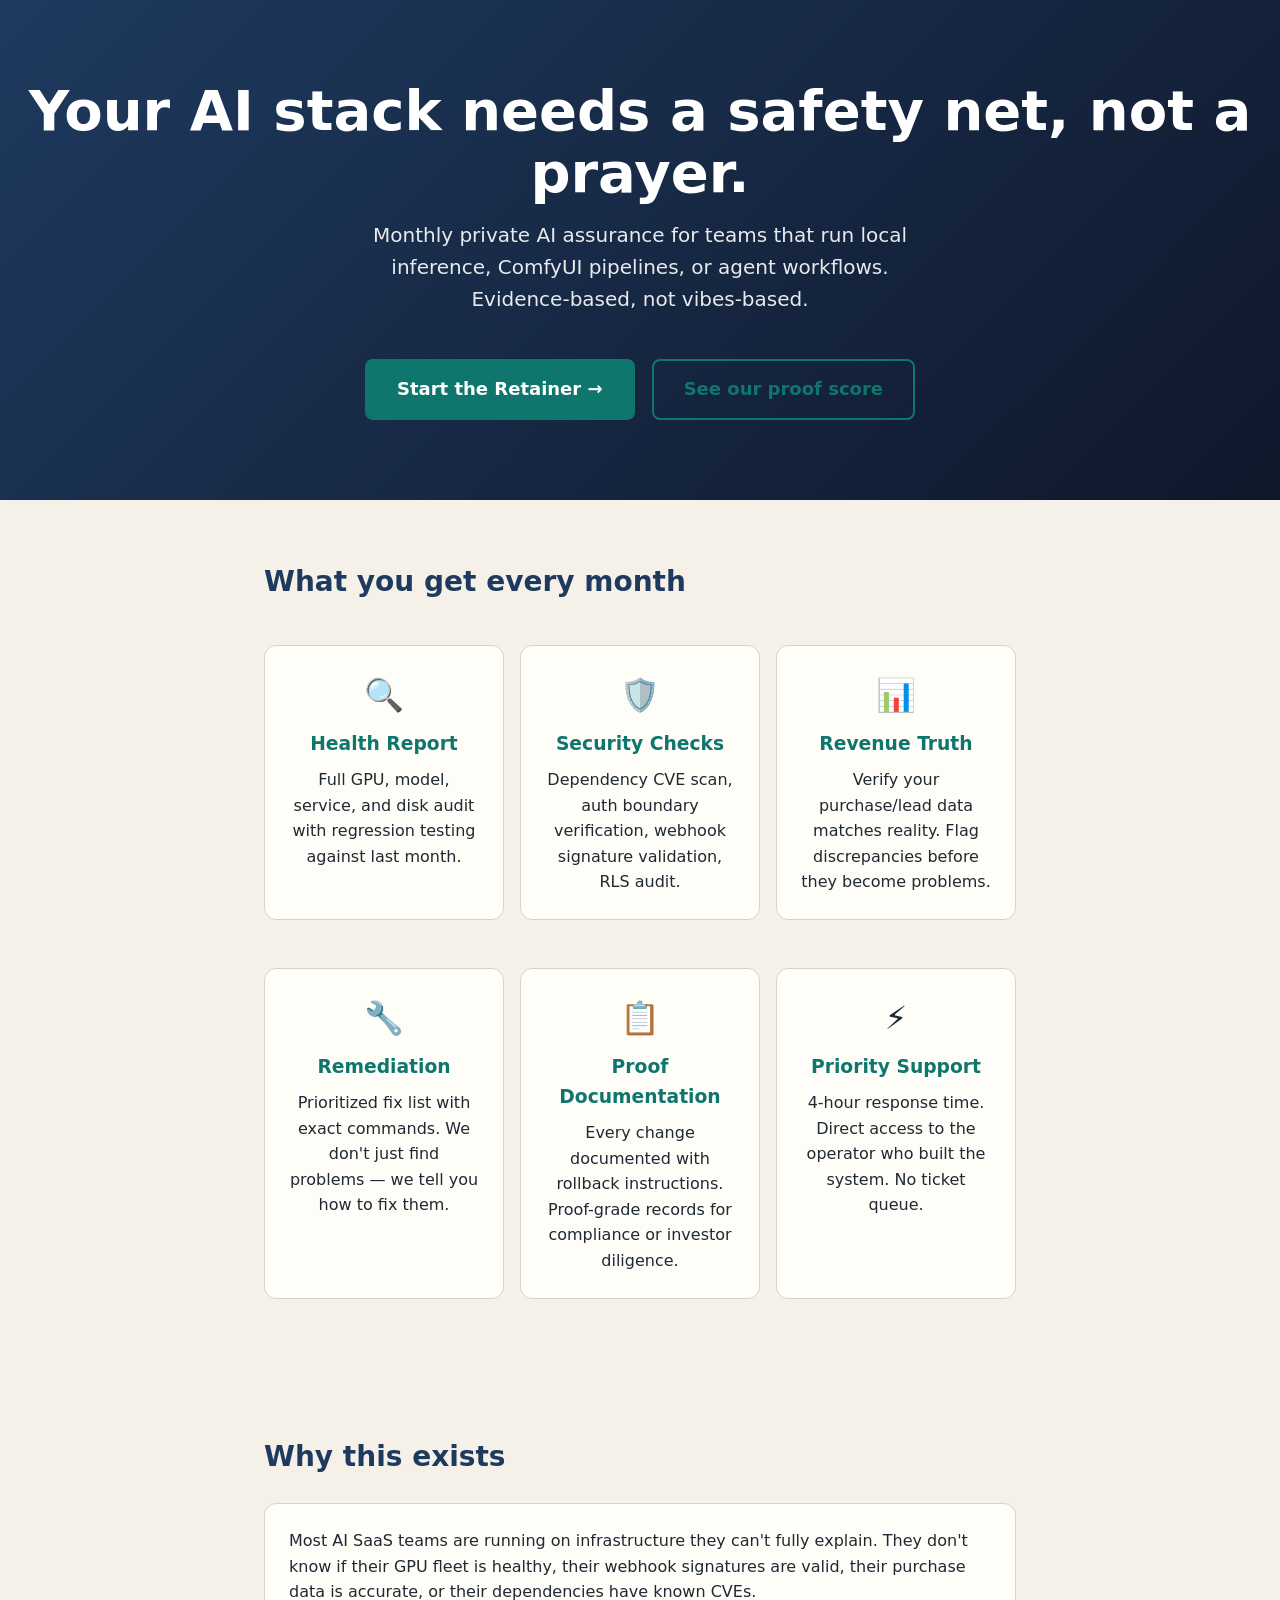
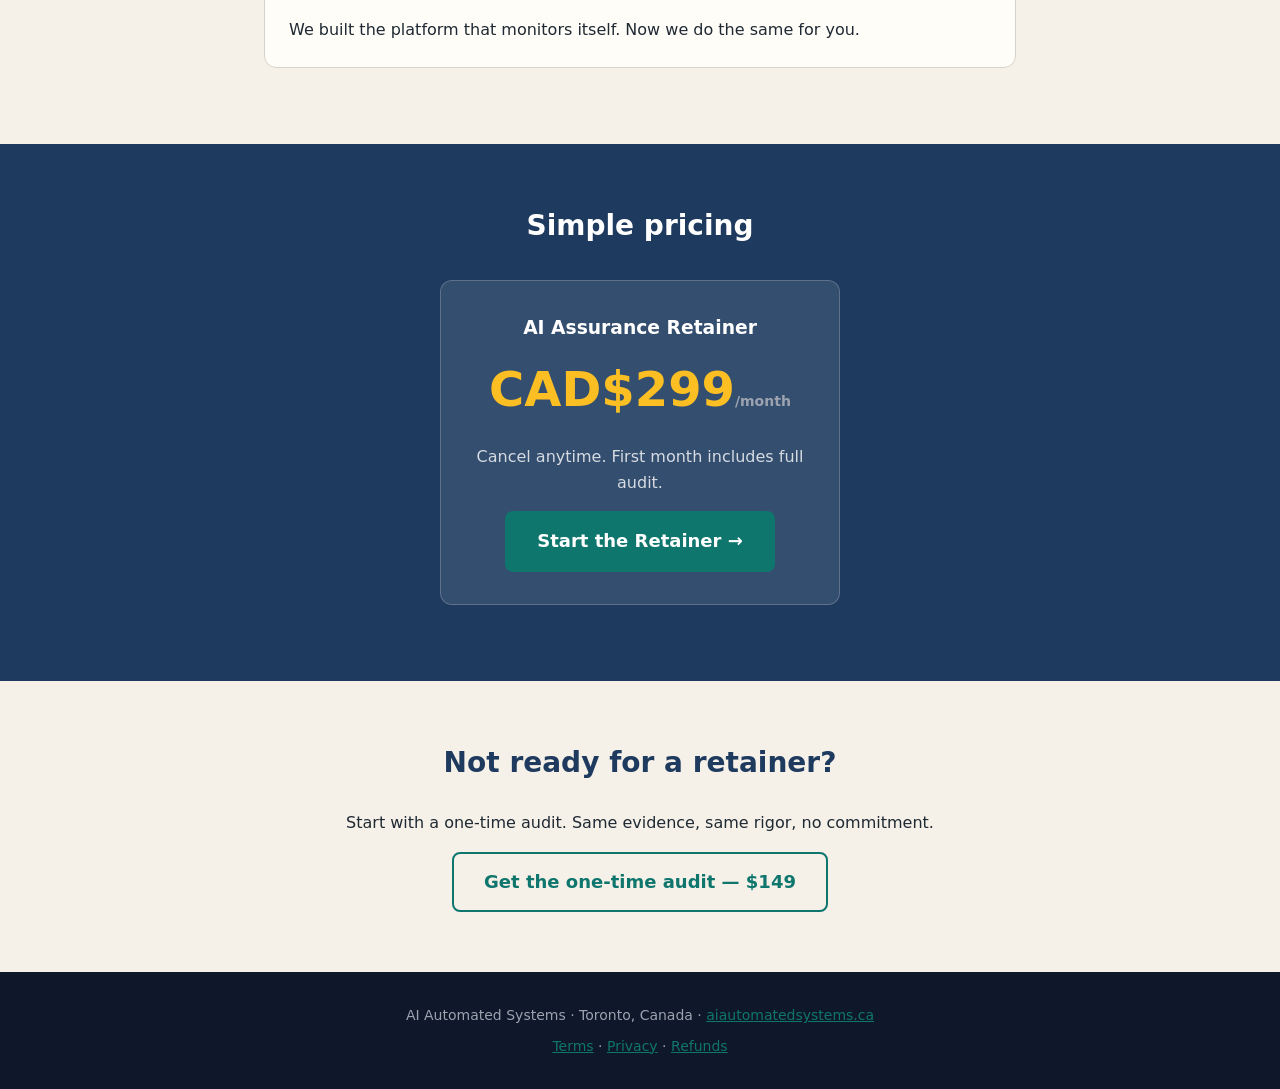
<file: static/landing/saas-ai-assurance.html>
<!doctype html>
<html lang="en">
<head>
<meta charset="utf-8">
<meta name="viewport" content="width=device-width, initial-scale=1">
<title>Private AI Assurance — For SaaS Teams | AI Automated Systems</title>
<meta name="description" content="Monthly private AI assurance for SaaS teams. Local evidence collection, regression testing, security checks, and proof-grade documentation.">
<style>
*{box-sizing:border-box;margin:0;padding:0}
body{font-family:system-ui,-apple-system,sans-serif;color:#1f2933;background:#f5f1e8;line-height:1.6}
.hero{background:linear-gradient(135deg,#1e3a5f 0%,#0f172a 100%);color:#fff;padding:80px 24px;text-align:center}
.hero h1{font-size:clamp(32px,5vw,56px);line-height:1.1;margin-bottom:16px}
.hero p{font-size:20px;opacity:.9;max-width:600px;margin:0 auto 32px}
.cta{display:inline-block;background:#0f766e;color:#fff;padding:16px 32px;border-radius:8px;text-decoration:none;font-weight:700;font-size:18px;transition:transform .2s}
.cta:hover{transform:translateY(-2px)}
.cta-secondary{display:inline-block;border:2px solid #0f766e;color:#0f766e;padding:14px 30px;border-radius:8px;text-decoration:none;font-weight:700;font-size:18px;transition:transform .2s}
.section{max-width:800px;margin:0 auto;padding:60px 24px}
.section h2{font-size:28px;color:#1e3a5f;margin-bottom:24px}
.card{background:#fffdf8;border:1px solid #d8d3ca;border-radius:12px;padding:24px;margin:16px 0}
.card h3{color:#0f766e;margin-bottom:8px}
.grid{display:grid;grid-template-columns:repeat(auto-fit,minmax(240px,1fr));gap:16px}
.grid .card{text-align:center}
.grid .card .icon{font-size:32px;margin-bottom:8px}
.pricing{background:#1e3a5f;color:#fff;padding:60px 24px;text-align:center}
.pricing h2{font-size:28px;margin-bottom:32px}
.tier{background:rgba(255,255,255,.1);border:1px solid rgba(255,255,255,.2);border-radius:12px;padding:32px;margin:16px auto;max-width:400px}
.tier .price{font-size:48px;font-weight:800;color:#fbbf24}
.tier .period{color:#9ca3af;font-size:14px}
footer{background:#0f172a;color:#9ca3af;padding:32px 24px;text-align:center;font-size:14px}
footer a{color:#0f766e}
</style>
</head>
<body>
<div class="hero">
  <h1>Your AI stack needs a safety net, not a prayer.</h1>
  <p>Monthly private AI assurance for teams that run local inference, ComfyUI pipelines, or agent workflows. Evidence-based, not vibes-based.</p>
  <a href="https://aiautomatedsystems.ca/p/private-ai-assurance-retainer" class="cta">Start the Retainer →</a>
  <a href="https://aiautomatedsystems.ca/proof-score" class="cta-secondary" style="margin-left:12px;margin-top:12px">See our proof score</a>
</div>

<div class="section">
  <h2>What you get every month</h2>
  <div class="grid">
    <div class="card">
      <div class="icon">🔍</div>
      <h3>Health Report</h3>
      <p>Full GPU, model, service, and disk audit with regression testing against last month.</p>
    </div>
    <div class="card">
      <div class="icon">🛡️</div>
      <h3>Security Checks</h3>
      <p>Dependency CVE scan, auth boundary verification, webhook signature validation, RLS audit.</p>
    </div>
    <div class="card">
      <div class="icon">📊</div>
      <h3>Revenue Truth</h3>
      <p>Verify your purchase/lead data matches reality. Flag discrepancies before they become problems.</p>
    </div>
    <div class="card">
      <div class="icon">🔧</div>
      <h3>Remediation</h3>
      <p>Prioritized fix list with exact commands. We don't just find problems — we tell you how to fix them.</p>
    </div>
    <div class="card">
      <div class="icon">📋</div>
      <h3>Proof Documentation</h3>
      <p>Every change documented with rollback instructions. Proof-grade records for compliance or investor diligence.</p>
    </div>
    <div class="card">
      <div class="icon">⚡</div>
      <h3>Priority Support</h3>
      <p>4-hour response time. Direct access to the operator who built the system. No ticket queue.</p>
    </div>
  </div>
</div>

<div class="section">
  <h2>Why this exists</h2>
  <div class="card">
    <p>Most AI SaaS teams are running on infrastructure they can't fully explain. They don't know if their GPU fleet is healthy, their webhook signatures are valid, their purchase data is accurate, or their dependencies have known CVEs.</p>
    <p style="margin-top:12px">We built the platform that monitors itself. Now we do the same for you.</p>
  </div>
</div>

<div class="pricing">
  <h2>Simple pricing</h2>
  <div class="tier">
    <h3 style="color:#fff;margin-bottom:8px">AI Assurance Retainer</h3>
    <div class="price">CAD$299<span class="period">/month</span></div>
    <p style="margin:16px 0;opacity:.8">Cancel anytime. First month includes full audit.</p>
    <a href="https://aiautomatedsystems.ca/p/private-ai-assurance-retainer" class="cta">Start the Retainer →</a>
  </div>
</div>

<div class="section" style="text-align:center">
  <h2>Not ready for a retainer?</h2>
  <p style="margin-bottom:16px">Start with a one-time audit. Same evidence, same rigor, no commitment.</p>
  <a href="https://aiautomatedsystems.ca/p/ai-lab-health-report" class="cta-secondary">Get the one-time audit — $149</a>
</div>

<footer>
  <p>AI Automated Systems · Toronto, Canada · <a href="https://aiautomatedsystems.ca">aiautomatedsystems.ca</a></p>
  <p style="margin-top:8px"><a href="https://aiautomatedsystems.ca/legal/terms-of-service">Terms</a> · <a href="https://aiautomatedsystems.ca/legal/privacy-policy">Privacy</a> · <a href="https://aiautomatedsystems.ca/legal/refund-policy">Refunds</a></p>
</footer>
</body>
</html>
</file>
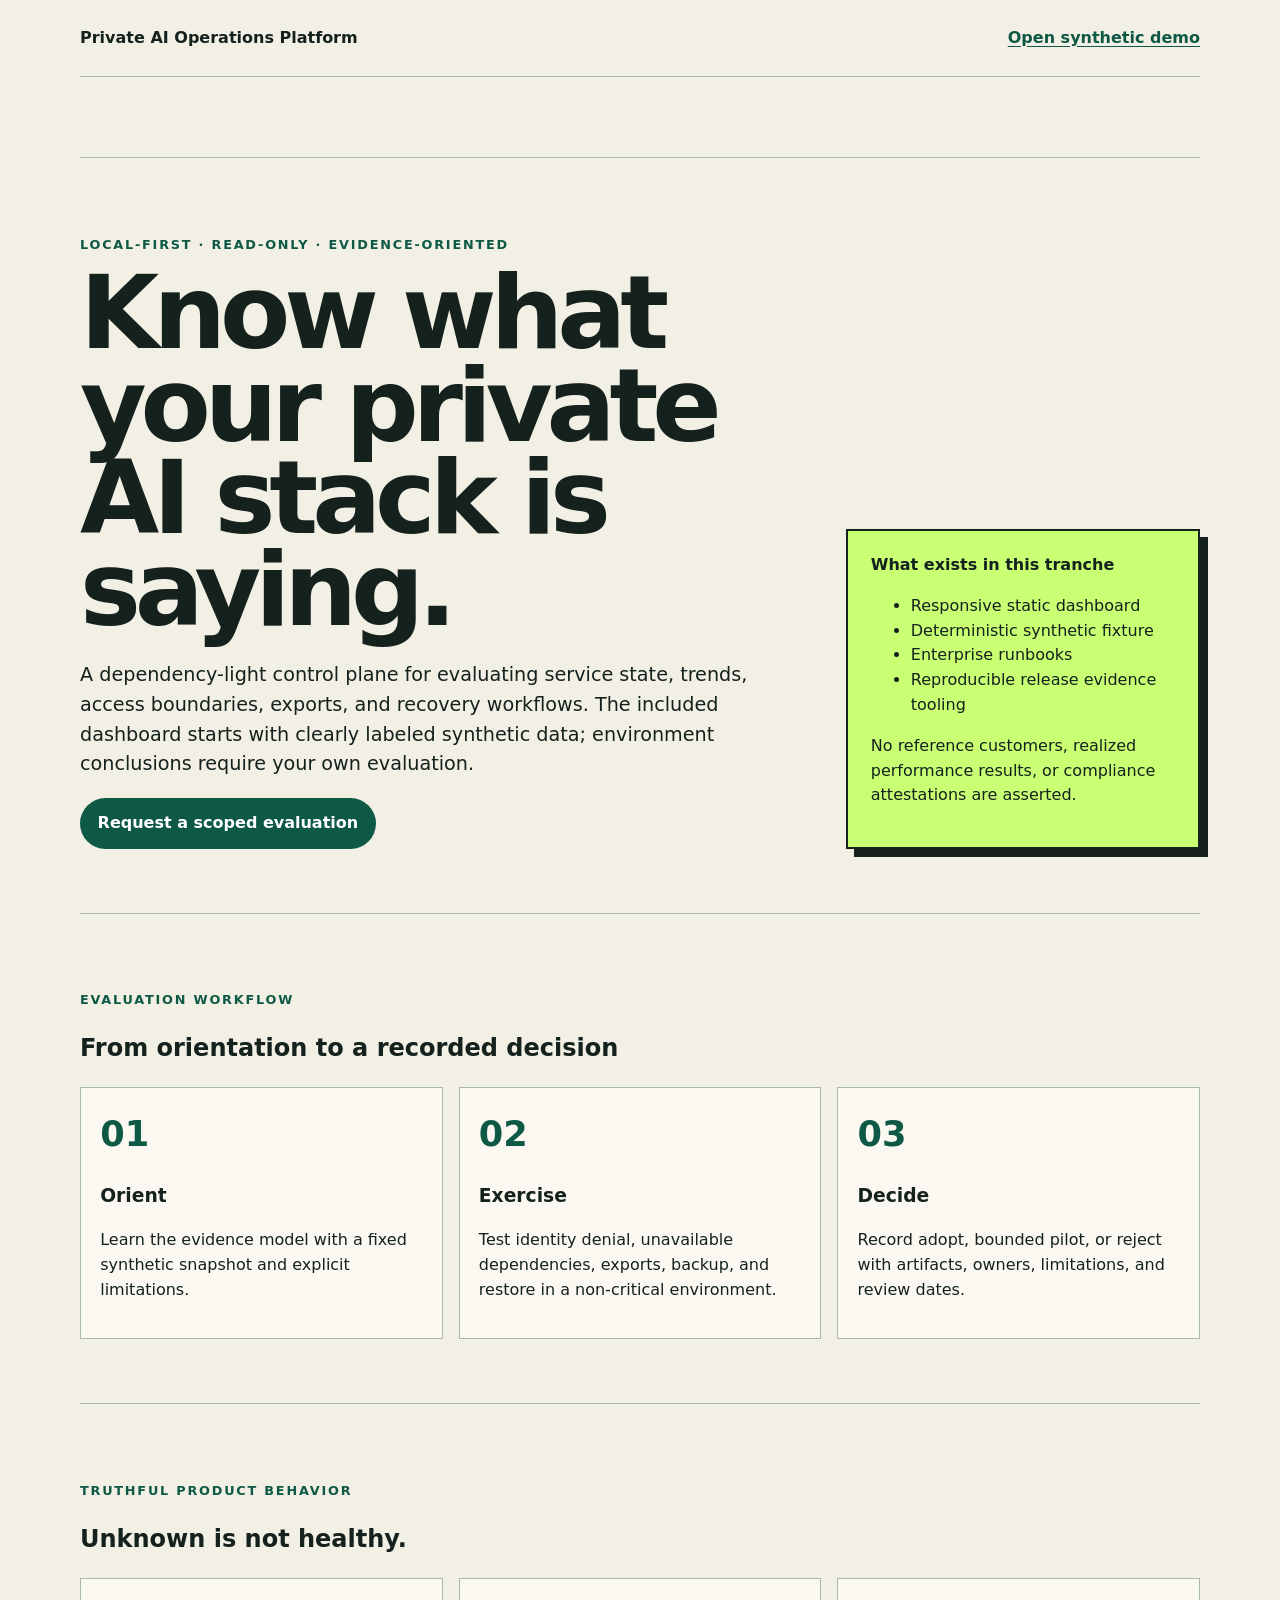
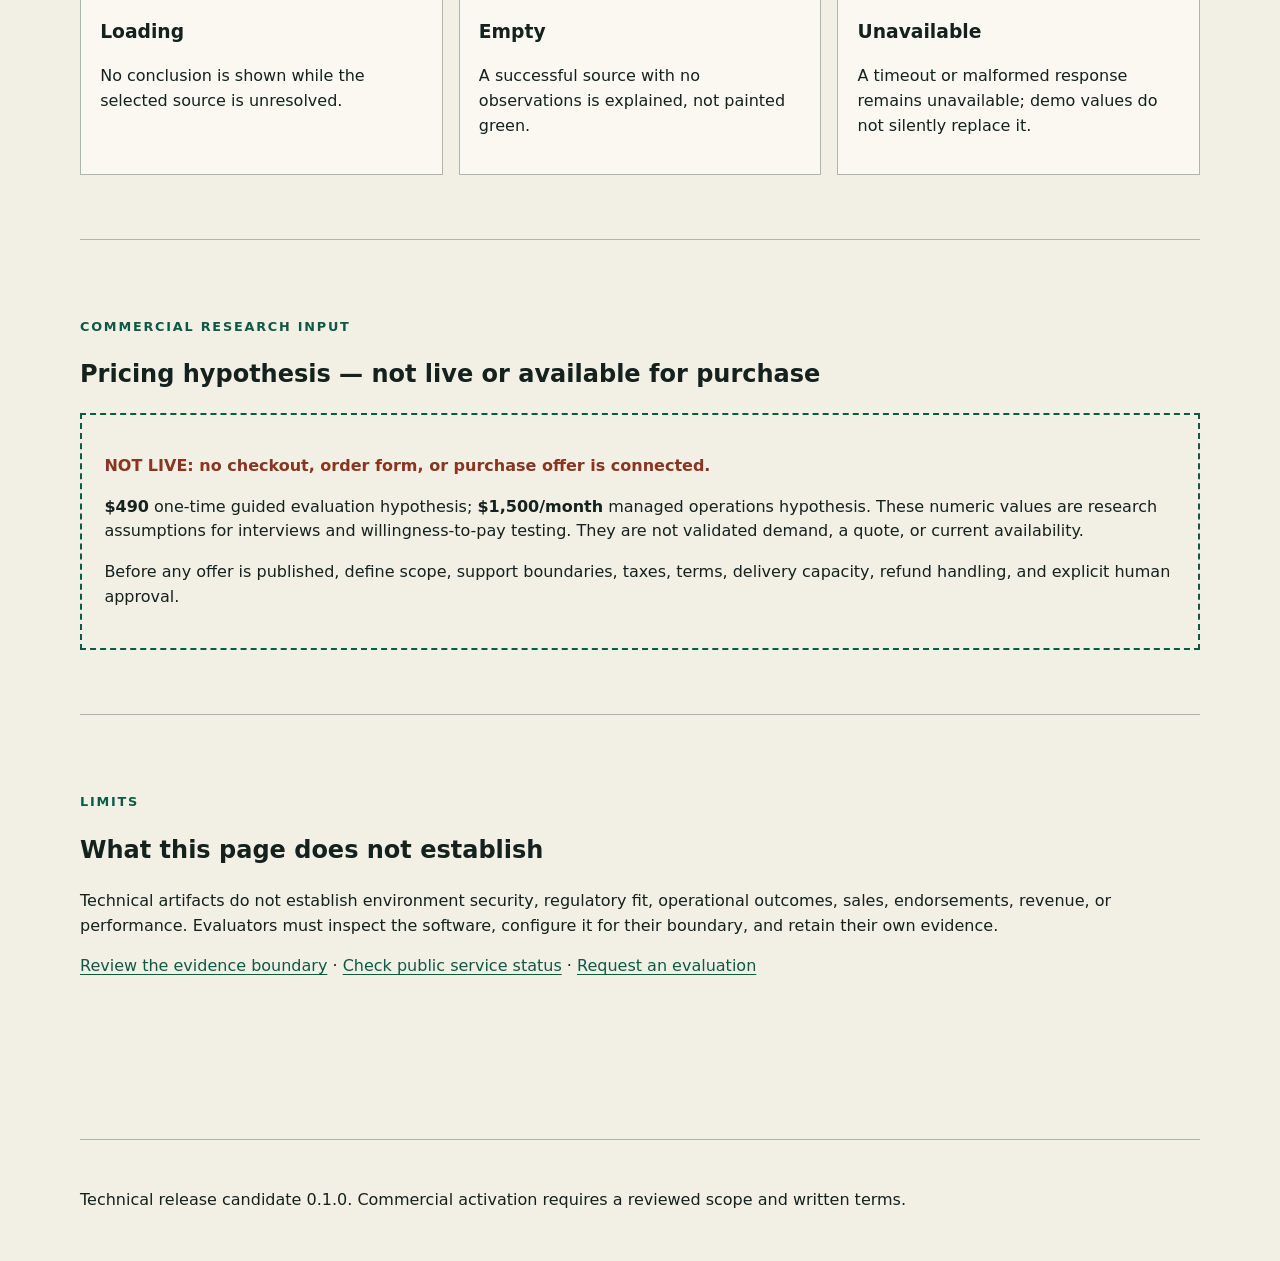
<file: static/private-ai-operations/landing.html>
<!doctype html>
<html lang="en">
<head>
  <meta charset="utf-8">
  <meta name="viewport" content="width=device-width, initial-scale=1">
  <title>Private AI Operations Platform — Evidence-first evaluation</title>
  <meta name="description" content="Evaluate a local-first, read-only operations control plane for private AI services with explicit state semantics and reproducible evidence tooling.">
  <link rel="canonical" href="https://aiautomatedsystems.ca/private-ai-operations">
  <meta name="robots" content="index,follow">
  <meta property="og:type" content="website">
  <meta property="og:title" content="Private AI Operations Platform">
  <meta property="og:description" content="A factual evaluation surface for private AI operations, with labeled synthetic demonstration data.">
  <meta property="og:url" content="https://aiautomatedsystems.ca/private-ai-operations">
  <meta name="twitter:card" content="summary">
  <script type="application/ld+json">
  {"@context":"https://schema.org","@type":"SoftwareApplication","name":"Private AI Operations Platform","applicationCategory":"BusinessApplication","operatingSystem":"Linux","softwareVersion":"0.1.0","description":"A local-first, read-only operations evaluation surface for private AI services.","isAccessibleForFree":true}
  </script>
  <style>
    :root{--paper:#f2efe5;--ink:#14211d;--green:#0d5945;--lime:#c8ff73;--line:#a9b7af;font-family:Inter,ui-sans-serif,system-ui,sans-serif;color:var(--ink);background:var(--paper)}*{box-sizing:border-box}body{margin:0;line-height:1.55}a{color:var(--green);text-underline-offset:.2em}:focus-visible{outline:3px solid #bf4b31;outline-offset:4px}.skip{position:absolute;transform:translateY(-150%);background:white;padding:.8rem}.skip:focus{transform:none}header,main,footer{width:min(1120px,calc(100% - 2rem));margin:auto}header{display:flex;justify-content:space-between;align-items:center;padding:1rem 0;border-bottom:1px solid var(--line)}header a{min-height:44px;display:inline-flex;align-items:center;font-weight:800}main{padding:5rem 0}.hero{display:grid;grid-template-columns:1.35fr .65fr;gap:2rem;align-items:end}.kicker{color:var(--green);font-size:.8rem;font-weight:900;letter-spacing:.14em;text-transform:uppercase}h1{font-size:clamp(2.8rem,8vw,6.7rem);line-height:.9;letter-spacing:-.06em;margin:.3rem 0 1.5rem;max-width:10ch}.lead{font-size:1.2rem;max-width:62ch}.cta{display:inline-flex;min-height:44px;padding:.8rem 1.1rem;background:var(--green);color:white;border-radius:999px;font-weight:800;text-decoration:none}.fact{background:var(--lime);padding:1.4rem;border:2px solid var(--ink);box-shadow:8px 8px 0 var(--ink)}section{padding:4rem 0;border-top:1px solid var(--line)}.grid{display:grid;grid-template-columns:repeat(3,1fr);gap:1rem}.card{padding:1.2rem;border:1px solid var(--line);background:#faf8f1}.num{font-size:2.2rem;font-weight:900;color:var(--green)}.hypothesis{border:2px dashed var(--green);padding:1.4rem}.not-live{font-weight:900;color:#8a351f}footer{padding:2rem 0;border-top:1px solid var(--line)}@media(max-width:720px){.hero,.grid{grid-template-columns:1fr}main{padding-top:3rem}}@media(prefers-reduced-motion:reduce){*{scroll-behavior:auto!important}}
  </style>
</head>
<body>
  <a class="skip" href="#main">Skip to main content</a>
  <header><strong>Private AI Operations Platform</strong><a href="/private-ai-operations-demo/">Open synthetic demo</a></header>
  <main id="main">
    <section class="hero" aria-labelledby="hero-title">
      <div><p class="kicker">Local-first · read-only · evidence-oriented</p><h1 id="hero-title">Know what your private AI stack is saying.</h1><p class="lead">A dependency-light control plane for evaluating service state, trends, access boundaries, exports, and recovery workflows. The included dashboard starts with clearly labeled synthetic data; environment conclusions require your own evaluation.</p><a class="cta" href="/contact?product=private-ai-operations-platform">Request a scoped evaluation</a></div>
      <aside class="fact" aria-label="Current product facts"><strong>What exists in this tranche</strong><ul><li>Responsive static dashboard</li><li>Deterministic synthetic fixture</li><li>Enterprise runbooks</li><li>Reproducible release evidence tooling</li></ul><p>No reference customers, realized performance results, or compliance attestations are asserted.</p></aside>
    </section>

    <section aria-labelledby="workflow-title"><p class="kicker">Evaluation workflow</p><h2 id="workflow-title">From orientation to a recorded decision</h2><div class="grid"><article class="card"><span class="num">01</span><h3>Orient</h3><p>Learn the evidence model with a fixed synthetic snapshot and explicit limitations.</p></article><article class="card"><span class="num">02</span><h3>Exercise</h3><p>Test identity denial, unavailable dependencies, exports, backup, and restore in a non-critical environment.</p></article><article class="card"><span class="num">03</span><h3>Decide</h3><p>Record adopt, bounded pilot, or reject with artifacts, owners, limitations, and review dates.</p></article></div></section>

    <section aria-labelledby="states-title"><p class="kicker">Truthful product behavior</p><h2 id="states-title">Unknown is not healthy.</h2><div class="grid"><article class="card"><h3>Loading</h3><p>No conclusion is shown while the selected source is unresolved.</p></article><article class="card"><h3>Empty</h3><p>A successful source with no observations is explained, not painted green.</p></article><article class="card"><h3>Unavailable</h3><p>A timeout or malformed response remains unavailable; demo values do not silently replace it.</p></article></div></section>

    <section aria-labelledby="pricing-title"><p class="kicker">Commercial research input</p><h2 id="pricing-title">Pricing hypothesis — not live or available for purchase</h2><div class="hypothesis"><p class="not-live">NOT LIVE: no checkout, order form, or purchase offer is connected.</p><p><strong>$490</strong> one-time guided evaluation hypothesis; <strong>$1,500/month</strong> managed operations hypothesis. These numeric values are research assumptions for interviews and willingness-to-pay testing. They are not validated demand, a quote, or current availability.</p><p>Before any offer is published, define scope, support boundaries, taxes, terms, delivery capacity, refund handling, and explicit human approval.</p></div></section>

    <section aria-labelledby="limits-title"><p class="kicker">Limits</p><h2 id="limits-title">What this page does not establish</h2><p>Technical artifacts do not establish environment security, regulatory fit, operational outcomes, sales, endorsements, revenue, or performance. Evaluators must inspect the software, configure it for their boundary, and retain their own evidence.</p><p><a href="/trust">Review the evidence boundary</a> · <a href="/status">Check public service status</a> · <a href="/contact?product=private-ai-operations-platform">Request an evaluation</a></p></section>
  </main>
  <footer><p>Technical release candidate 0.1.0. Commercial activation requires a reviewed scope and written terms.</p></footer>
</body>
</html>
</file>
<file: static/private-ai-operations/styles.css>
:root {
  color-scheme: dark;
  --bg: #07110f;
  --panel: #10201c;
  --panel-strong: #172d27;
  --ink: #f4f2e9;
  --muted: #b4c5bd;
  --line: #315148;
  --accent: #70e1b3;
  --warning: #ffd27a;
  --danger: #ff9a8f;
  --radius: 18px;
  font-family: Inter, ui-sans-serif, system-ui, -apple-system, BlinkMacSystemFont, "Segoe UI", sans-serif;
}
* { box-sizing: border-box; }
html { scroll-behavior: smooth; }
body { margin: 0; background: radial-gradient(circle at 85% 0%, #17382e 0, var(--bg) 38rem); color: var(--ink); line-height: 1.55; }
a { color: var(--accent); text-underline-offset: .2em; }
a:hover { text-decoration-thickness: .15em; }
button, .button-link { min-height: 44px; min-width: 44px; border: 1px solid var(--accent); border-radius: 999px; padding: .7rem 1rem; background: var(--accent); color: #06100d; font: inherit; font-weight: 750; cursor: pointer; text-decoration: none; display: inline-flex; align-items: center; justify-content: center; }
button:hover, .button-link:hover { background: #a2f1d2; }
:focus-visible { outline: 3px solid #fff3a6; outline-offset: 4px; }
.skip-link { position: fixed; z-index: 10; top: .5rem; left: .5rem; transform: translateY(-150%); background: var(--ink); color: var(--bg); padding: .75rem 1rem; border-radius: .5rem; }
.skip-link:focus { transform: translateY(0); }
.site-header, body > nav, main, footer { width: min(1180px, calc(100% - 2rem)); margin-inline: auto; }
.site-header { display: flex; justify-content: space-between; align-items: end; gap: 1rem; padding: 2.5rem 0 1rem; }
h1, h2, p { margin-top: 0; }
h1 { margin-bottom: 0; font-size: clamp(2rem, 5vw, 4.4rem); line-height: 1; max-width: 12ch; letter-spacing: -.04em; }
h2 { line-height: 1.15; }
.eyebrow { color: var(--accent); font-size: .78rem; font-weight: 800; letter-spacing: .13em; text-transform: uppercase; margin-bottom: .35rem; }
.mode-badge { padding: .65rem .9rem; border: 1px solid var(--warning); color: var(--warning); border-radius: 999px; font-weight: 700; white-space: nowrap; }
body > nav { display: flex; gap: .4rem; overflow-x: auto; border-block: 1px solid var(--line); padding: .5rem 0; }
body > nav a, footer nav a { min-height: 44px; padding: .65rem .85rem; display: inline-flex; align-items: center; color: var(--ink); }
main { padding-block: 1.2rem 5rem; }
.notice, .state-card, section, .onboarding { border: 1px solid var(--line); border-radius: var(--radius); background: color-mix(in srgb, var(--panel) 94%, transparent); }
.notice { padding: 1rem; display: flex; align-items: center; justify-content: space-between; gap: 1rem; border-color: var(--warning); }
.source-form { display: grid; grid-template-columns: auto minmax(8rem, 1fr); gap: .5rem .75rem; align-items: center; min-width: min(100%, 22rem); }
.source-form input { min-height: 44px; border: 1px solid var(--line); border-radius: 8px; padding: .55rem .7rem; background: var(--panel-strong); color: var(--ink); }
.source-form button { grid-column: span 2; }
.notice h2 { font-size: 1.1rem; margin-bottom: .2rem; }
.notice p { margin-bottom: 0; color: var(--muted); max-width: 74ch; }
.state-card { min-height: 180px; margin-top: 1rem; padding: 2rem; display: flex; gap: 1rem; align-items: center; justify-content: space-between; }
.state-error { border-color: var(--danger); }
.spinner { width: 2rem; height: 2rem; border: 3px solid var(--line); border-top-color: var(--accent); border-radius: 50%; animation: spin .8s linear infinite; flex: 0 0 auto; }
#dashboard > section { margin-top: 1rem; padding: clamp(1rem, 3vw, 2rem); }
.section-heading { display: flex; justify-content: space-between; align-items: end; gap: 1rem; }
.metrics { display: grid; grid-template-columns: repeat(4, minmax(0, 1fr)); gap: .8rem; }
.metric { background: var(--panel-strong); border: 1px solid var(--line); border-radius: 14px; padding: 1rem; }
.metric strong { display: block; font-size: clamp(1.8rem, 4vw, 3rem); line-height: 1; }
.metric span { color: var(--muted); }
.table-wrap { overflow-x: auto; }
table { width: 100%; border-collapse: collapse; min-width: 650px; }
caption { text-align: left; color: var(--muted); padding-bottom: .75rem; }
th, td { text-align: left; border-bottom: 1px solid var(--line); padding: .85rem; }
th { color: var(--muted); font-size: .8rem; text-transform: uppercase; }
.status { display: inline-flex; padding: .25rem .55rem; border-radius: 999px; background: #173c30; text-transform: capitalize; }
.status.degraded { background: #493b1e; color: #ffe2a2; }
.finding-list { list-style: none; padding: 0; display: grid; gap: .75rem; }
.finding-list li { border-left: 4px solid var(--warning); background: var(--panel-strong); padding: 1rem; }
.finding-list p { color: var(--muted); margin-bottom: 0; }
.evaluation-card ol { max-width: 72ch; }
.onboarding { position: fixed; z-index: 5; right: 1rem; bottom: 1rem; width: min(430px, calc(100% - 2rem)); padding: 1.2rem; box-shadow: 0 20px 70px #000b; }
.progress { height: 5px; background: var(--line); margin-bottom: 1rem; }
.progress span { display: block; height: 100%; width: 25%; background: var(--accent); transition: width .2s ease; }
.onboarding-actions { display: flex; justify-content: flex-end; gap: .6rem; }
#tour-skip { background: transparent; color: var(--ink); border-color: var(--line); }
footer { border-top: 1px solid var(--line); padding: 1.5rem 0 3rem; display: flex; justify-content: space-between; gap: 1rem; color: var(--muted); }
footer nav { display: flex; flex-wrap: wrap; }
.sr-only { position: absolute; width: 1px; height: 1px; padding: 0; margin: -1px; overflow: hidden; clip: rect(0,0,0,0); white-space: nowrap; border: 0; }
[hidden] { display: none !important; }
@keyframes spin { to { transform: rotate(360deg); } }
@media (max-width: 760px) {
  .site-header, .notice, footer { align-items: flex-start; flex-direction: column; }
  body > nav { flex-wrap: wrap; overflow-x: visible; }
  .mode-badge { white-space: normal; }
  .metrics { grid-template-columns: repeat(2, minmax(0, 1fr)); }
  .state-card { align-items: flex-start; flex-direction: column; }
}
@media (max-width: 420px) { .metrics { grid-template-columns: 1fr; } }
@media (prefers-reduced-motion: reduce) {
  *, *::before, *::after { scroll-behavior: auto !important; animation-duration: .001ms !important; animation-iteration-count: 1 !important; transition-duration: .001ms !important; }
}
</file>
